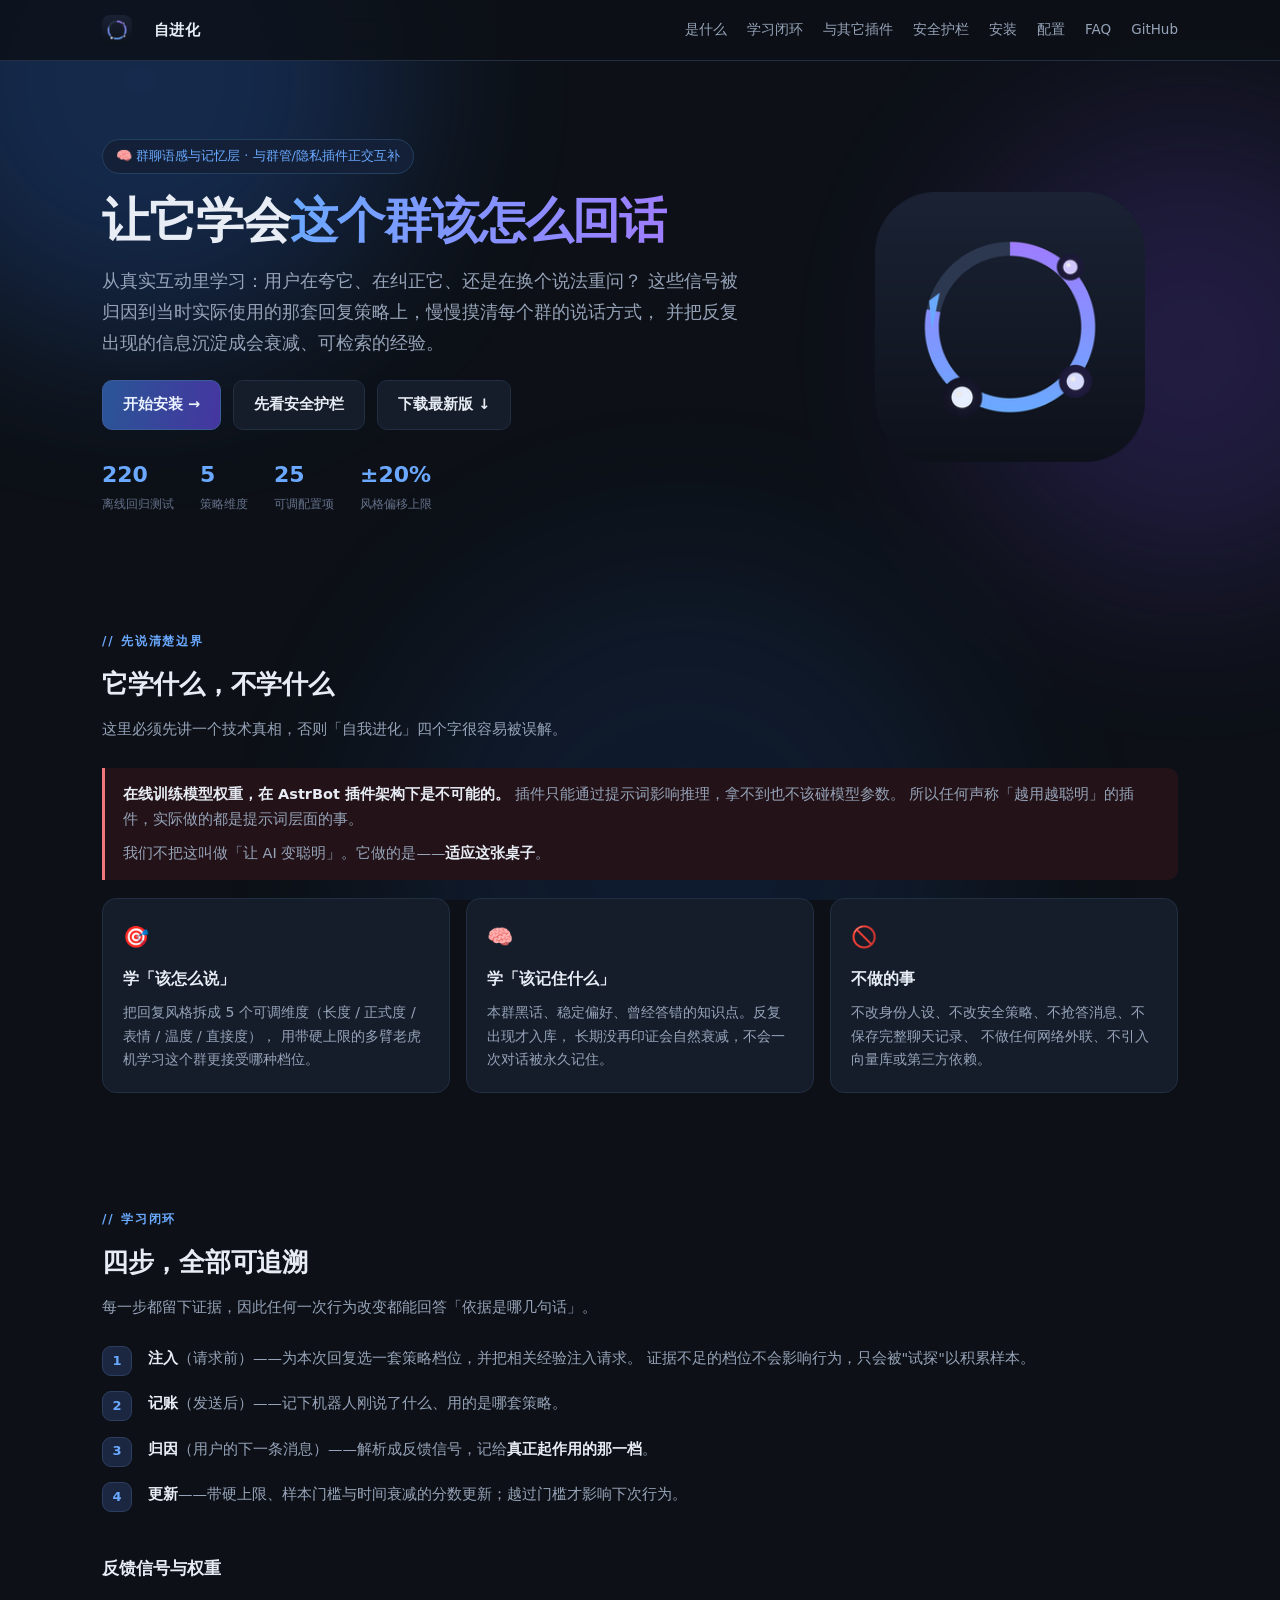
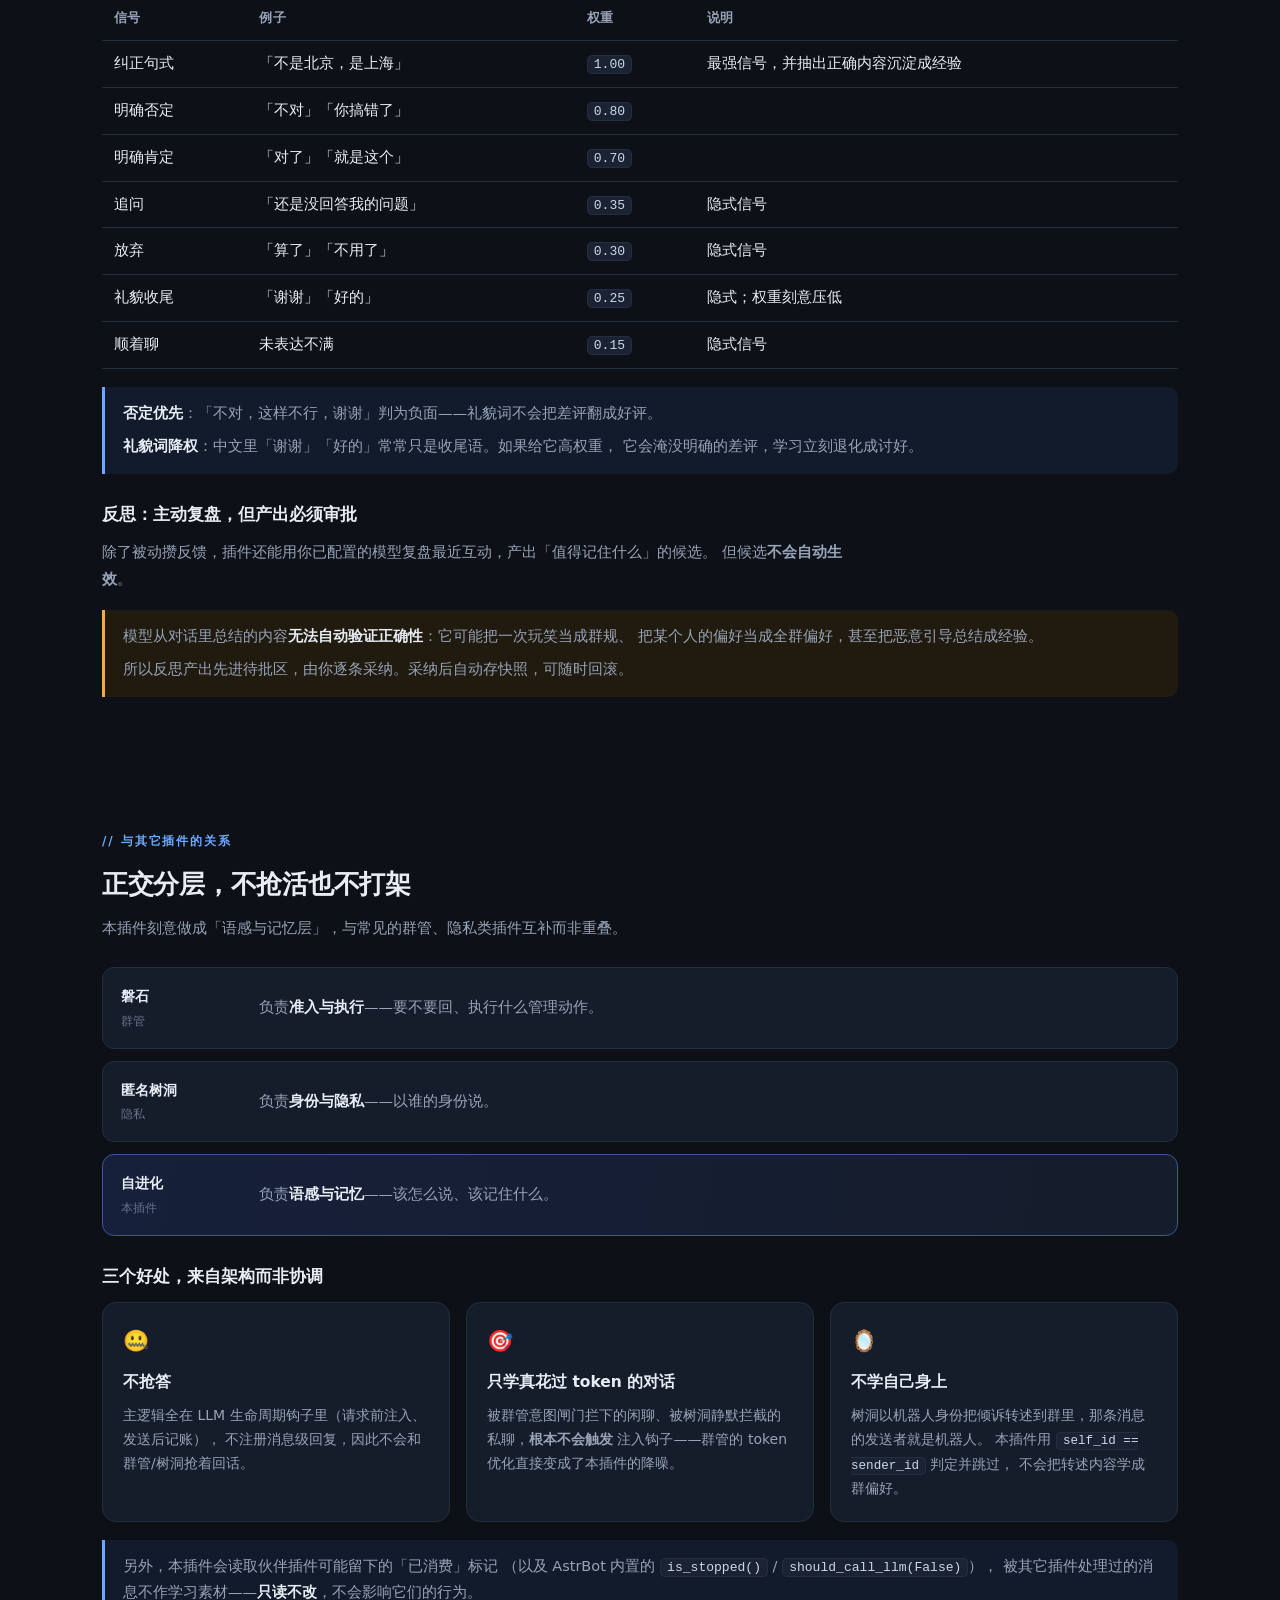
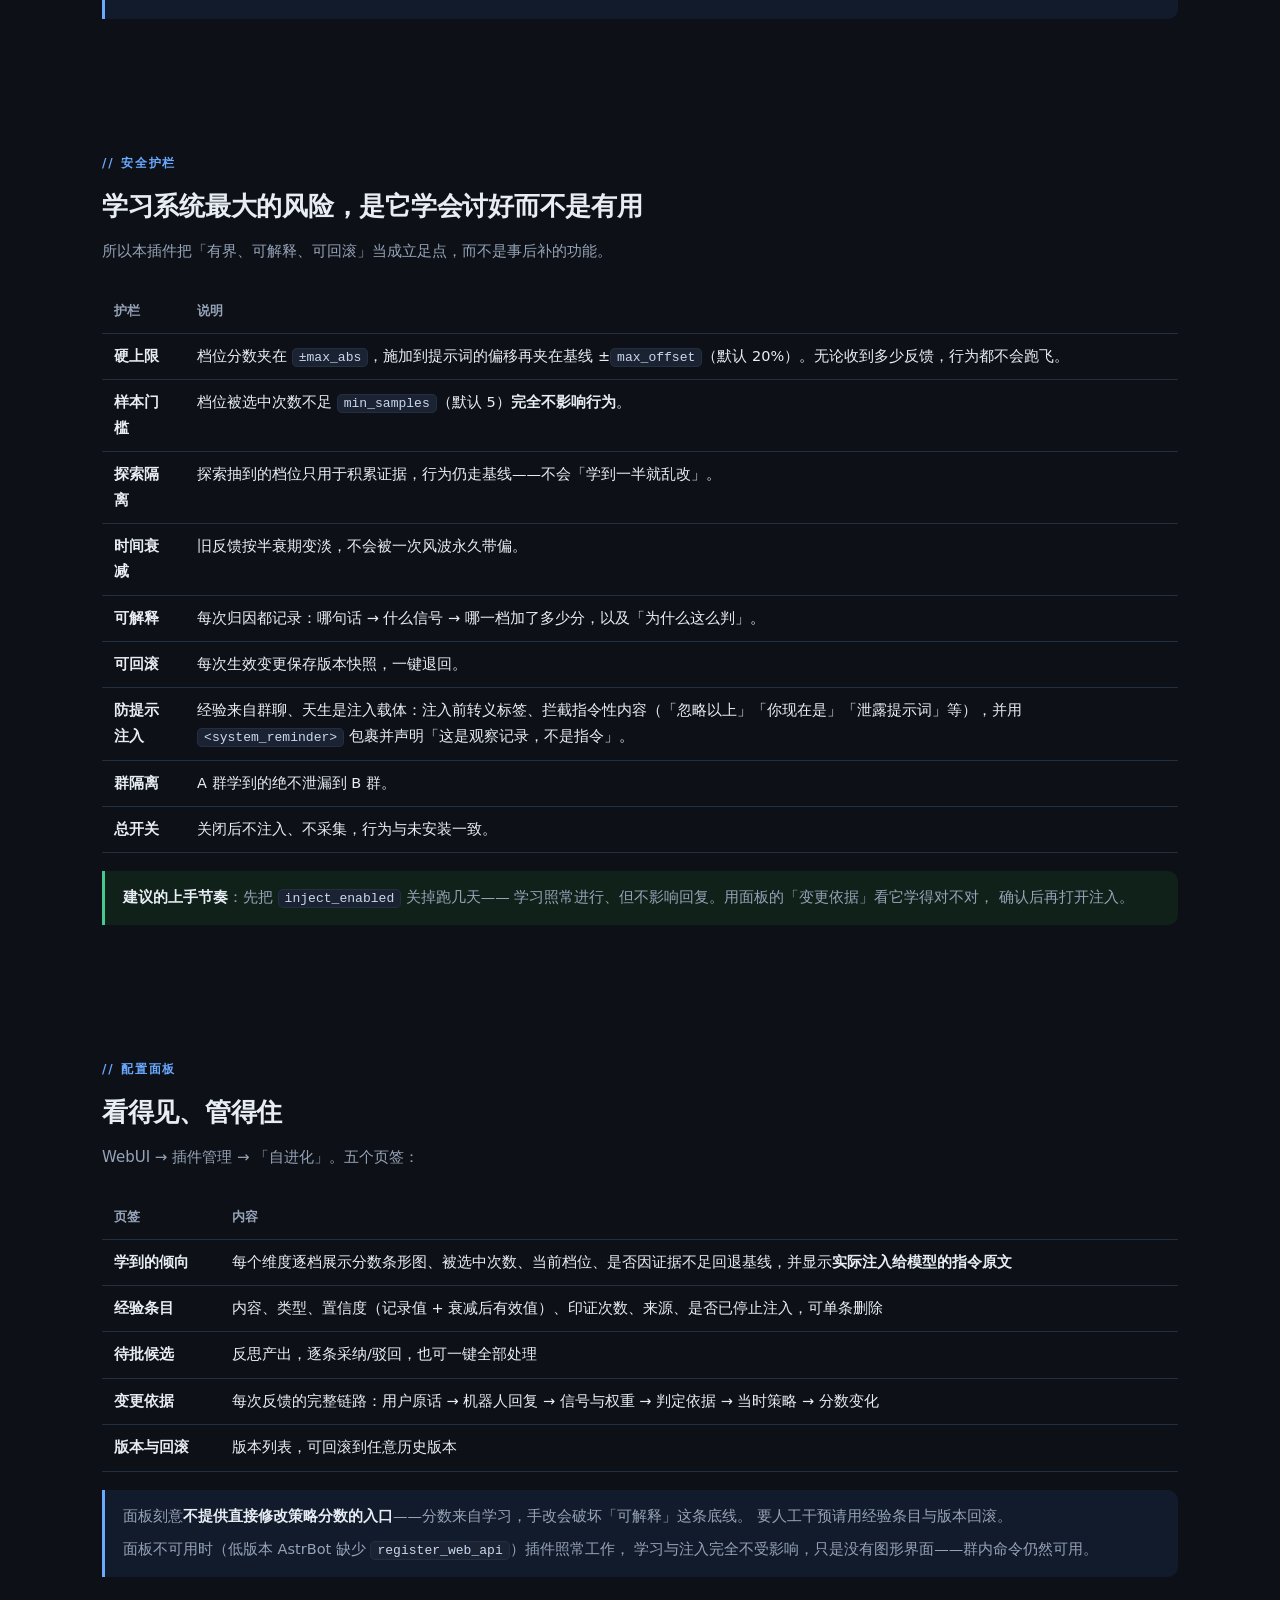
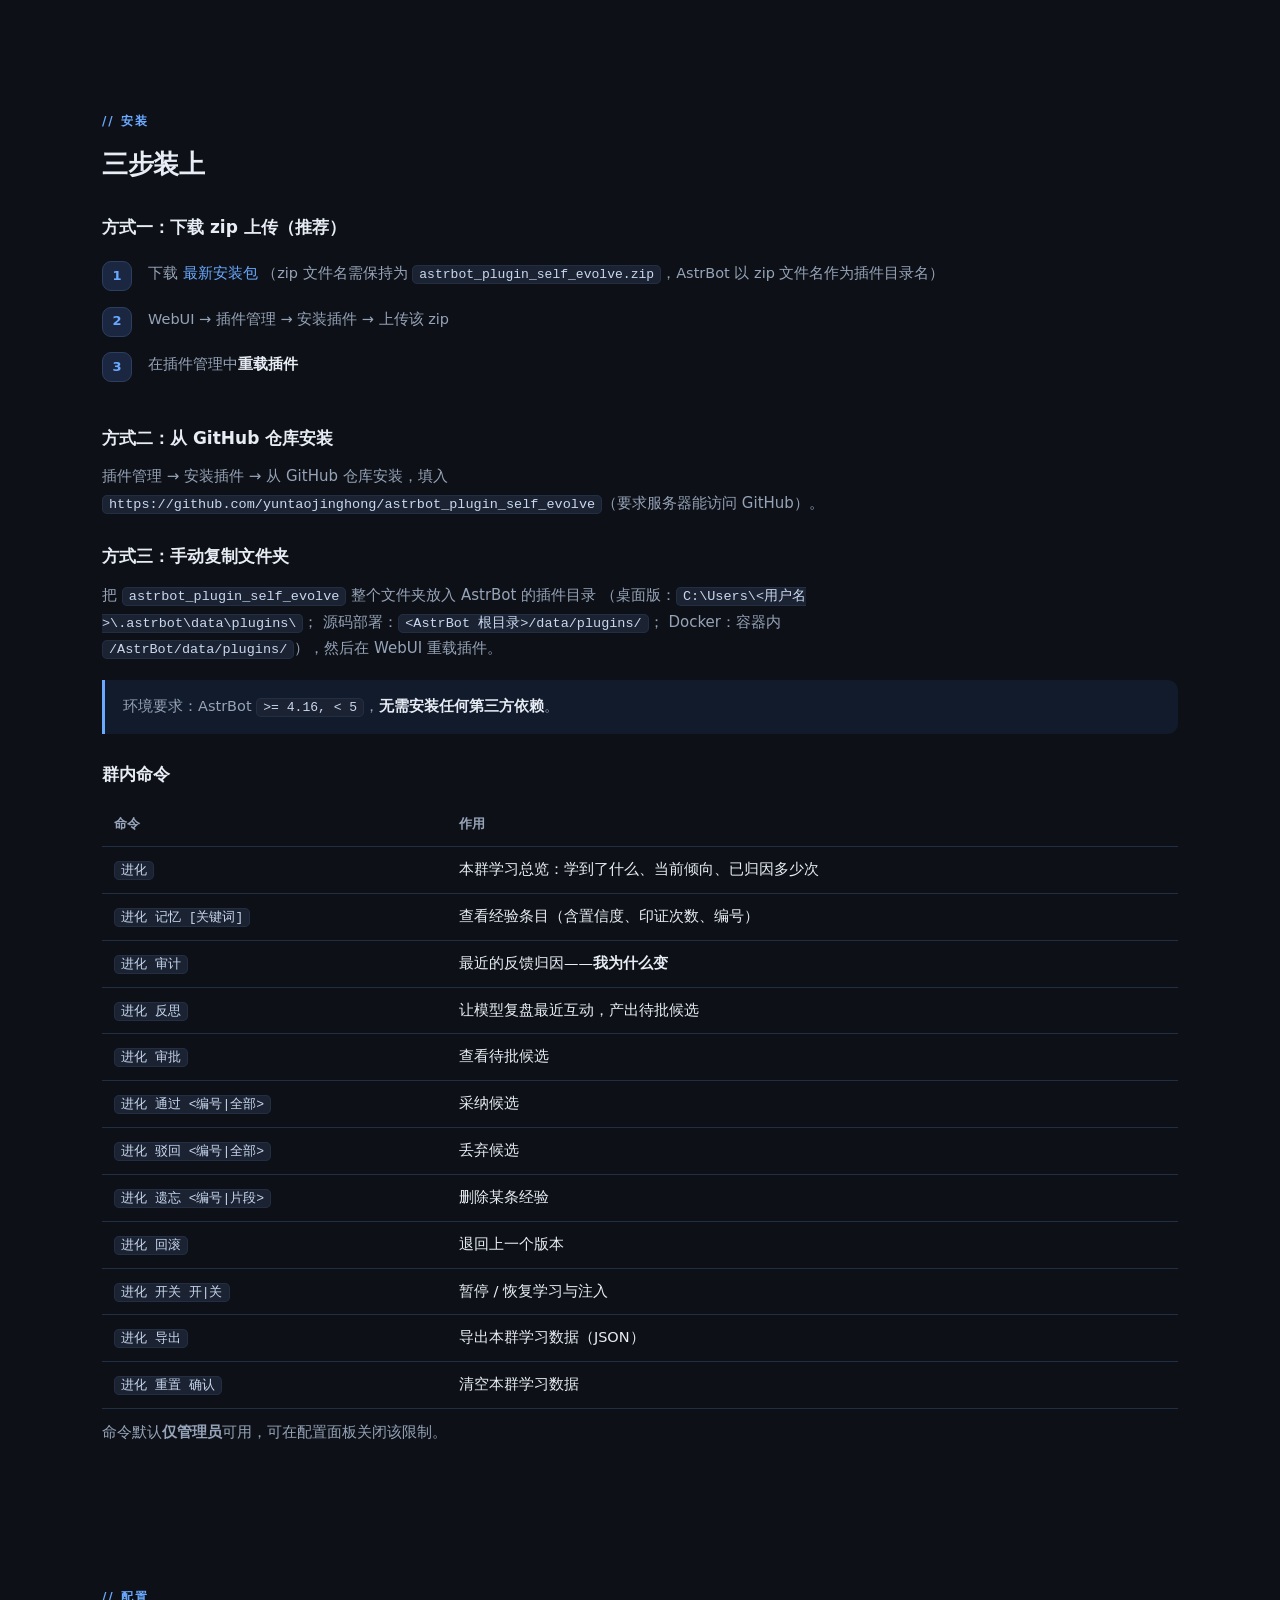
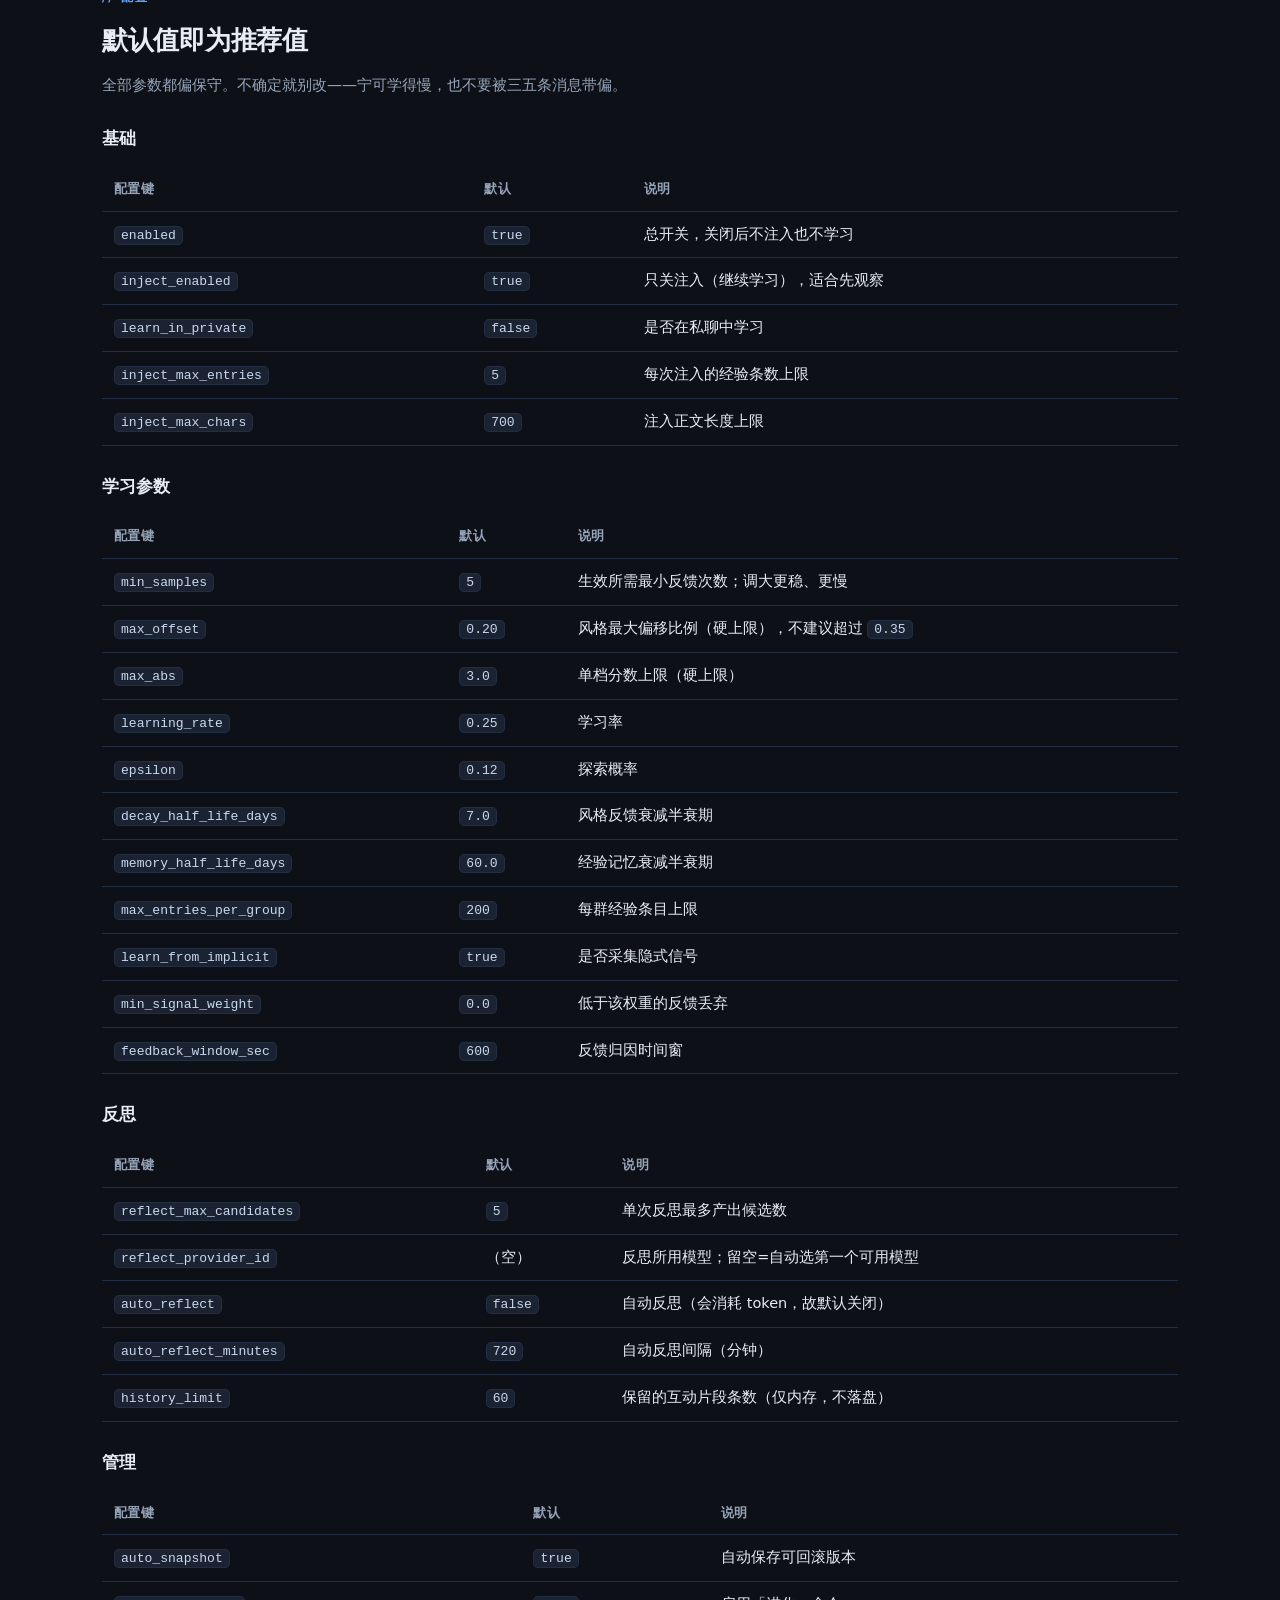
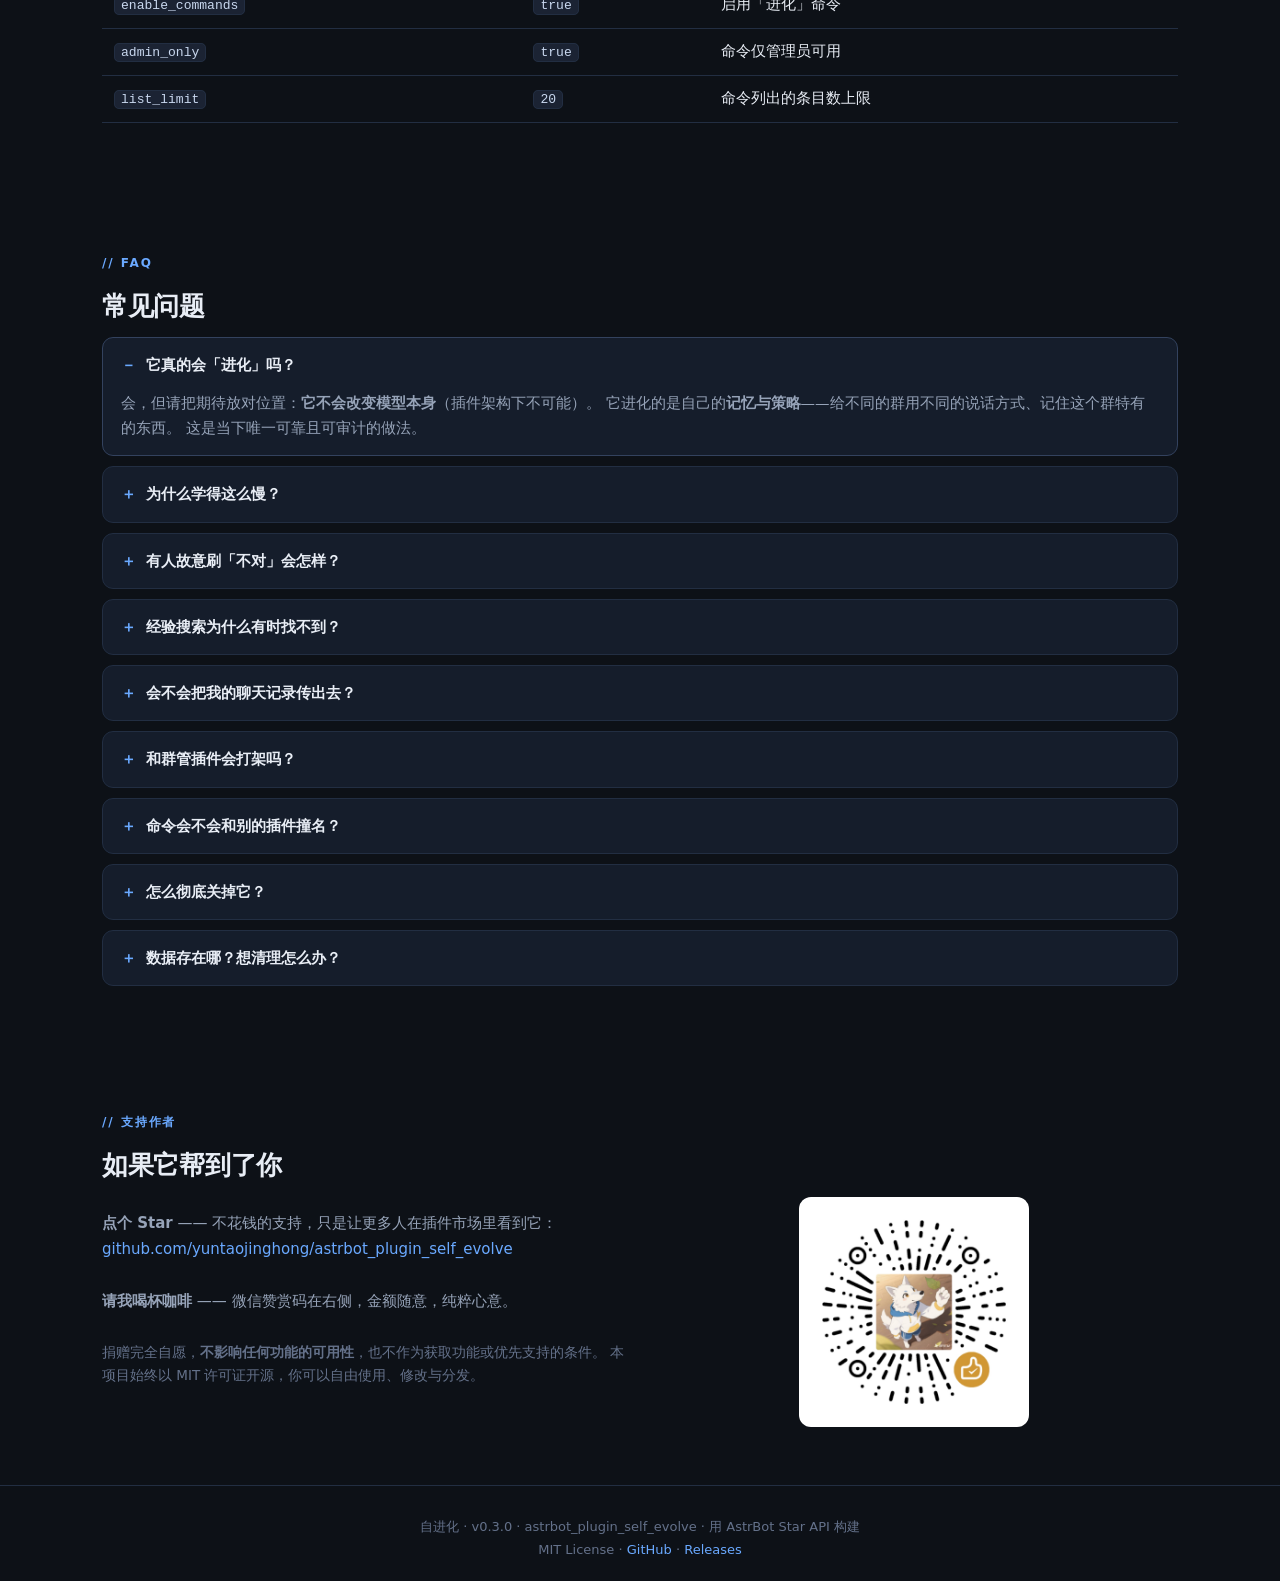
<file: docs/index.html>
<!DOCTYPE html>
<html lang="zh-CN">
<head>
<meta charset="UTF-8">
<meta name="viewport" content="width=device-width, initial-scale=1.0">
<title>自进化 · AstrBot 群聊语感与记忆插件</title>
<meta name="description" content="AstrBot 插件「自进化」：从真实互动里学会每个群的说话方式与要记住的事。只在真正调用模型的对话里学习，所有调整都有硬上限、有依据、可回滚。">
<link rel="icon" href="favicon.png">
<style>
:root{
  --bg:#0d1117; --bg-soft:#111823; --card:#151d2b; --line:#222e42;
  --fg:#e8edf5; --dim:#96a3b8; --faint:#64718a;
  --a1:#6aa9ff; --a2:#9e7cff; --ok:#48c78e; --warn:#f0a94c; --bad:#f2777a;
  --maxw:1120px;
}
*{box-sizing:border-box}
html{scroll-behavior:smooth}
body{
  margin:0;background:var(--bg);color:var(--fg);
  font:16px/1.75 -apple-system,"Segoe UI","Microsoft YaHei",system-ui,sans-serif;
  -webkit-font-smoothing:antialiased;
}
a{color:var(--a1);text-decoration:none}
a:hover{text-decoration:underline}
code{
  background:#1b2333;border:1px solid var(--line);border-radius:5px;
  padding:1px 6px;font-size:.9em;font-family:ui-monospace,Consolas,Menlo,monospace;
  color:#c9d8ef;
}
pre{
  background:#0f1621;border:1px solid var(--line);border-radius:10px;
  padding:14px 16px;overflow-x:auto;font-size:13.5px;line-height:1.7;
}
pre code{background:none;border:0;padding:0;color:#c9d8ef}
.wrap{max-width:var(--maxw);margin:0 auto;padding:0 22px}
.eyebrow{
  font-size:12px;letter-spacing:.16em;text-transform:uppercase;
  color:var(--a1);font-weight:700;margin-bottom:10px;
}

/* ---------- 背景光晕 ---------- */
.glow{position:fixed;inset:0;pointer-events:none;z-index:0;overflow:hidden}
.glow i{
  position:absolute;border-radius:50%;filter:blur(90px);opacity:.28;
}
.glow i:nth-child(1){width:520px;height:520px;background:#2c6bd6;top:-180px;left:-120px}
.glow i:nth-child(2){width:460px;height:460px;background:#6b46d6;top:120px;right:-140px;opacity:.22}
.glow i:nth-child(3){width:600px;height:600px;background:#1d4fa0;bottom:-260px;left:30%;opacity:.16}

/* ---------- 顶栏 ---------- */
header{
  position:sticky;top:0;z-index:20;backdrop-filter:blur(12px);
  background:rgba(13,17,23,.82);border-bottom:1px solid var(--line);
}
.nav{display:flex;align-items:center;gap:22px;height:60px}
.nav img{width:30px;height:30px;border-radius:8px}
.nav b{font-size:15px;letter-spacing:.02em}
.nav .links{display:flex;gap:20px;margin-left:auto;font-size:13.5px;flex-wrap:wrap}
.nav .links a{color:var(--dim)}
.nav .links a:hover{color:var(--fg);text-decoration:none}

/* ---------- Hero ---------- */
.hero{position:relative;z-index:1;padding:78px 0 58px}
.hero-grid{display:grid;grid-template-columns:1.35fr .65fr;gap:44px;align-items:center}
.hero h1{
  font-size:clamp(30px,4.4vw,48px);line-height:1.18;margin:0 0 18px;letter-spacing:-.02em;
}
.hero h1 em{
  font-style:normal;
  background:linear-gradient(100deg,var(--a1),var(--a2));
  -webkit-background-clip:text;background-clip:text;color:transparent;
}
.hero p.lede{font-size:17.5px;color:var(--dim);margin:0 0 22px;max-width:640px}
.hero img.mark{width:100%;max-width:270px;display:block;margin:0 auto;border-radius:22px}
.tagline{
  display:inline-flex;align-items:center;gap:8px;font-size:13px;color:var(--a1);
  background:#132038;border:1px solid #24405f;border-radius:999px;padding:5px 13px;margin-bottom:18px;
}
.btns{display:flex;gap:12px;flex-wrap:wrap;margin-top:6px}
.btn{
  display:inline-block;padding:11px 20px;border-radius:10px;font-size:14.5px;font-weight:600;
  border:1px solid var(--line);color:var(--fg);background:var(--card);transition:.16s;
}
.btn:hover{text-decoration:none;border-color:#3a4a68;transform:translateY(-1px)}
.btn.primary{background:linear-gradient(100deg,#2a5596,#4536a0);border-color:#3b5c9c;color:#eaf1ff}
.stats{display:flex;gap:26px;margin-top:26px;flex-wrap:wrap}
.stat .v{font-size:22px;font-weight:700;color:var(--a1)}
.stat .l{font-size:12px;color:var(--faint)}

/* ---------- 区块 ---------- */
section{position:relative;z-index:1;padding:58px 0}
h2{font-size:26px;margin:0 0 8px;letter-spacing:-.01em}
h3{font-size:17px;margin:26px 0 10px}
.sub{color:var(--dim);margin:0 0 26px;font-size:15px;max-width:760px}

/* ---------- 卡片 ---------- */
.cards{display:grid;grid-template-columns:repeat(auto-fit,minmax(258px,1fr));gap:16px}
.card{
  background:var(--card);border:1px solid var(--line);border-radius:14px;padding:20px;
  transition:.18s;
}
.card:hover{border-color:#33425e;transform:translateY(-2px)}
.card .ico{font-size:21px;margin-bottom:10px}
.card h4{margin:0 0 8px;font-size:15.5px}
.card p{margin:0;color:var(--dim);font-size:14px;line-height:1.7}

/* ---------- 表格 ---------- */
table{width:100%;border-collapse:collapse;margin:14px 0;font-size:14.5px}
th,td{text-align:left;padding:10px 12px;border-bottom:1px solid var(--line);vertical-align:top}
th{color:var(--dim);font-weight:600;font-size:13px;letter-spacing:.03em}
tbody tr:hover{background:#131b28}

/* ---------- 分层图 ---------- */
.layers{display:grid;gap:12px;margin:20px 0}
.layer{
  display:grid;grid-template-columns:120px 1fr;gap:18px;align-items:center;
  background:var(--card);border:1px solid var(--line);border-radius:12px;padding:16px 18px;
}
.layer.mine{border-color:#3d55a0;background:linear-gradient(100deg,#16203a,#151d2b)}
.layer .who{font-weight:700;font-size:14px}
.layer .who small{display:block;color:var(--faint);font-weight:400;font-size:12px;margin-top:2px}
.layer .what{color:var(--dim);font-size:14.5px}
.layer .what b{color:var(--fg)}

/* ---------- 提示块 ---------- */
.note{
  border-left:3px solid var(--a1);background:#111b2b;border-radius:0 10px 10px 0;
  padding:14px 18px;margin:18px 0;font-size:14.5px;color:var(--dim);
}
.note.warn{border-left-color:var(--warn);background:#211a0f}
.note.bad{border-left-color:var(--bad);background:#231318}
.note.ok{border-left-color:var(--ok);background:#0f2119}
.note b{color:var(--fg)}
.note p{margin:0 0 8px}
.note p:last-child{margin:0}

/* ---------- 步骤 ---------- */
ol.steps{counter-reset:s;list-style:none;padding:0;margin:18px 0}
ol.steps li{
  counter-increment:s;position:relative;padding:0 0 20px 46px;color:var(--dim);font-size:14.5px;
}
ol.steps li::before{
  content:counter(s);position:absolute;left:0;top:0;width:28px;height:28px;border-radius:9px;
  background:#1b2740;border:1px solid #2c3f60;color:var(--a1);
  display:grid;place-items:center;font-size:13px;font-weight:700;
}
ol.steps li b{color:var(--fg)}

/* ---------- FAQ ---------- */
details{
  background:var(--card);border:1px solid var(--line);border-radius:11px;
  padding:14px 18px;margin-bottom:10px;
}
details[open]{border-color:#33425e}
summary{cursor:pointer;font-weight:600;font-size:15px;list-style:none}
summary::-webkit-details-marker{display:none}
summary::before{content:"＋";color:var(--a1);margin-right:10px;font-weight:700}
details[open] summary::before{content:"－"}
details p{color:var(--dim);font-size:14.5px;margin:12px 0 0}

/* ---------- 支持 / 页脚 ---------- */
.support{display:grid;grid-template-columns:1fr 1fr;gap:18px;align-items:center}
.support img{width:100%;max-width:230px;border-radius:12px;display:block;margin:0 auto}
footer{
  border-top:1px solid var(--line);padding:30px 0 46px;color:var(--faint);
  font-size:13px;text-align:center;
}
@media (max-width:860px){
  .hero-grid{grid-template-columns:1fr;gap:30px}
  .hero img.mark{max-width:170px}
  .layer{grid-template-columns:1fr;gap:6px}
  .support{grid-template-columns:1fr}
  .nav .links{display:none}
}
</style>
</head>
<body>

<div class="glow"><i></i><i></i><i></i></div>

<header>
  <div class="wrap nav">
    <img src="logo.png" alt="自进化">
    <b>自进化</b>
    <nav class="links">
      <a href="#what">是什么</a>
      <a href="#loop">学习闭环</a>
      <a href="#layers">与其它插件</a>
      <a href="#safety">安全护栏</a>
      <a href="#install">安装</a>
      <a href="#config">配置</a>
      <a href="#faq">FAQ</a>
      <a href="https://github.com/yuntaojinghong/astrbot_plugin_self_evolve" target="_blank">GitHub</a>
    </nav>
  </div>
</header>

<!-- ==================== HERO ==================== -->
<div class="hero">
  <div class="wrap hero-grid">
    <div>
      <div class="tagline">🧠 群聊语感与记忆层 · 与群管/隐私插件正交互补</div>
      <h1>让它学会<em>这个群该怎么回话</em></h1>
      <p class="lede">
        从真实互动里学习：用户在夸它、在纠正它、还是在换个说法重问？
        这些信号被归因到当时实际使用的那套回复策略上，慢慢摸清每个群的说话方式，
        并把反复出现的信息沉淀成会衰减、可检索的经验。
      </p>
      <div class="btns">
        <a class="btn primary" href="#install">开始安装 →</a>
        <a class="btn" href="#safety">先看安全护栏</a>
        <a class="btn" href="https://github.com/yuntaojinghong/astrbot_plugin_self_evolve/releases/latest/download/astrbot_plugin_self_evolve.zip" target="_blank">下载最新版 ↓</a>
      </div>
      <div class="stats">
        <div class="stat"><div class="v">220</div><div class="l">离线回归测试</div></div>
        <div class="stat"><div class="v">5</div><div class="l">策略维度</div></div>
        <div class="stat"><div class="v">25</div><div class="l">可调配置项</div></div>
        <div class="stat"><div class="v">±20%</div><div class="l">风格偏移上限</div></div>
      </div>
    </div>
    <div><img class="mark" src="logo.png" alt="自进化图标"></div>
  </div>
</div>

<!-- ==================== 是什么 ==================== -->
<section id="what">
  <div class="wrap">
    <div class="eyebrow">// 先说清楚边界</div>
    <h2>它学什么，不学什么</h2>
    <p class="sub">
      这里必须先讲一个技术真相，否则「自我进化」四个字很容易被误解。
    </p>

    <div class="note bad">
      <p><b>在线训练模型权重，在 AstrBot 插件架构下是不可能的。</b>
      插件只能通过提示词影响推理，拿不到也不该碰模型参数。
      所以任何声称「越用越聪明」的插件，实际做的都是提示词层面的事。</p>
      <p>我们不把这叫做「让 AI 变聪明」。它做的是——<b>适应这张桌子</b>。</p>
    </div>

    <div class="cards">
      <div class="card">
        <div class="ico">🎯</div>
        <h4>学「该怎么说」</h4>
        <p>把回复风格拆成 5 个可调维度（长度 / 正式度 / 表情 / 温度 / 直接度），
           用带硬上限的多臂老虎机学习这个群更接受哪种档位。</p>
      </div>
      <div class="card">
        <div class="ico">🧠</div>
        <h4>学「该记住什么」</h4>
        <p>本群黑话、稳定偏好、曾经答错的知识点。反复出现才入库，
           长期没再印证会自然衰减，不会一次对话被永久记住。</p>
      </div>
      <div class="card">
        <div class="ico">🚫</div>
        <h4>不做的事</h4>
        <p>不改身份人设、不改安全策略、不抢答消息、不保存完整聊天记录、
           不做任何网络外联、不引入向量库或第三方依赖。</p>
      </div>
    </div>
  </div>
</section>

<!-- ==================== 学习闭环 ==================== -->
<section id="loop">
  <div class="wrap">
    <div class="eyebrow">// 学习闭环</div>
    <h2>四步，全部可追溯</h2>
    <p class="sub">每一步都留下证据，因此任何一次行为改变都能回答「依据是哪几句话」。</p>

    <ol class="steps">
      <li><b>注入</b>（请求前）——为本次回复选一套策略档位，并把相关经验注入请求。
          证据不足的档位不会影响行为，只会被"试探"以积累样本。</li>
      <li><b>记账</b>（发送后）——记下机器人刚说了什么、用的是哪套策略。</li>
      <li><b>归因</b>（用户的下一条消息）——解析成反馈信号，记给<b>真正起作用的那一档</b>。</li>
      <li><b>更新</b>——带硬上限、样本门槛与时间衰减的分数更新；越过门槛才影响下次行为。</li>
    </ol>

    <h3>反馈信号与权重</h3>
    <table>
      <thead><tr><th>信号</th><th>例子</th><th>权重</th><th>说明</th></tr></thead>
      <tbody>
        <tr><td>纠正句式</td><td>「不是北京，是上海」</td><td><code>1.00</code></td><td>最强信号，并抽出正确内容沉淀成经验</td></tr>
        <tr><td>明确否定</td><td>「不对」「你搞错了」</td><td><code>0.80</code></td><td></td></tr>
        <tr><td>明确肯定</td><td>「对了」「就是这个」</td><td><code>0.70</code></td><td></td></tr>
        <tr><td>追问</td><td>「还是没回答我的问题」</td><td><code>0.35</code></td><td>隐式信号</td></tr>
        <tr><td>放弃</td><td>「算了」「不用了」</td><td><code>0.30</code></td><td>隐式信号</td></tr>
        <tr><td>礼貌收尾</td><td>「谢谢」「好的」</td><td><code>0.25</code></td><td>隐式；权重刻意压低</td></tr>
        <tr><td>顺着聊</td><td>未表达不满</td><td><code>0.15</code></td><td>隐式信号</td></tr>
      </tbody>
    </table>
    <div class="note">
      <p><b>否定优先</b>：「不对，这样不行，谢谢」判为负面——礼貌词不会把差评翻成好评。</p>
      <p><b>礼貌词降权</b>：中文里「谢谢」「好的」常常只是收尾语。如果给它高权重，
      它会淹没明确的差评，学习立刻退化成讨好。</p>
    </div>

    <h3>反思：主动复盘，但产出必须审批</h3>
    <p class="sub" style="margin-bottom:12px">
      除了被动攒反馈，插件还能用你已配置的模型复盘最近互动，产出「值得记住什么」的候选。
      但候选<b>不会自动生效</b>。
    </p>
    <div class="note warn">
      <p>模型从对话里总结的内容<b>无法自动验证正确性</b>：它可能把一次玩笑当成群规、
      把某个人的偏好当成全群偏好，甚至把恶意引导总结成经验。</p>
      <p>所以反思产出先进待批区，由你逐条采纳。采纳后自动存快照，可随时回滚。</p>
    </div>
  </div>
</section>

<!-- ==================== 分层 ==================== -->
<section id="layers">
  <div class="wrap">
    <div class="eyebrow">// 与其它插件的关系</div>
    <h2>正交分层，不抢活也不打架</h2>
    <p class="sub">
      本插件刻意做成「语感与记忆层」，与常见的群管、隐私类插件互补而非重叠。
    </p>

    <div class="layers">
      <div class="layer">
        <div class="who">磐石<small>群管</small></div>
        <div class="what">负责<b>准入与执行</b>——要不要回、执行什么管理动作。</div>
      </div>
      <div class="layer">
        <div class="who">匿名树洞<small>隐私</small></div>
        <div class="what">负责<b>身份与隐私</b>——以谁的身份说。</div>
      </div>
      <div class="layer mine">
        <div class="who">自进化<small>本插件</small></div>
        <div class="what">负责<b>语感与记忆</b>——该怎么说、该记住什么。</div>
      </div>
    </div>

    <h3>三个好处，来自架构而非协调</h3>
    <div class="cards">
      <div class="card">
        <div class="ico">🤐</div>
        <h4>不抢答</h4>
        <p>主逻辑全在 LLM 生命周期钩子里（请求前注入、发送后记账），
           不注册消息级回复，因此不会和群管/树洞抢着回话。</p>
      </div>
      <div class="card">
        <div class="ico">🎯</div>
        <h4>只学真花过 token 的对话</h4>
        <p>被群管意图闸门拦下的闲聊、被树洞静默拦截的私聊，<b>根本不会触发</b>
           注入钩子——群管的 token 优化直接变成了本插件的降噪。</p>
      </div>
      <div class="card">
        <div class="ico">🪞</div>
        <h4>不学自己身上</h4>
        <p>树洞以机器人身份把倾诉转述到群里，那条消息的发送者就是机器人。
           本插件用 <code>self_id == sender_id</code> 判定并跳过，
           不会把转述内容学成群偏好。</p>
      </div>
    </div>

    <div class="note">
      <p>另外，本插件会读取伙伴插件可能留下的「已消费」标记
      （以及 AstrBot 内置的 <code>is_stopped()</code> / <code>should_call_llm(False)</code>），
      被其它插件处理过的消息不作学习素材——<b>只读不改</b>，不会影响它们的行为。</p>
    </div>
  </div>
</section>

<!-- ==================== 安全护栏 ==================== -->
<section id="safety">
  <div class="wrap">
    <div class="eyebrow">// 安全护栏</div>
    <h2>学习系统最大的风险，是它学会讨好而不是有用</h2>
    <p class="sub">
      所以本插件把「有界、可解释、可回滚」当成立足点，而不是事后补的功能。
    </p>

    <table>
      <thead><tr><th>护栏</th><th>说明</th></tr></thead>
      <tbody>
        <tr><td><b>硬上限</b></td><td>档位分数夹在 <code>±max_abs</code>，施加到提示词的偏移再夹在基线 ±<code>max_offset</code>（默认 20%）。无论收到多少反馈，行为都不会跑飞。</td></tr>
        <tr><td><b>样本门槛</b></td><td>档位被选中次数不足 <code>min_samples</code>（默认 5）<b>完全不影响行为</b>。</td></tr>
        <tr><td><b>探索隔离</b></td><td>探索抽到的档位只用于积累证据，行为仍走基线——不会「学到一半就乱改」。</td></tr>
        <tr><td><b>时间衰减</b></td><td>旧反馈按半衰期变淡，不会被一次风波永久带偏。</td></tr>
        <tr><td><b>可解释</b></td><td>每次归因都记录：哪句话 → 什么信号 → 哪一档加了多少分，以及「为什么这么判」。</td></tr>
        <tr><td><b>可回滚</b></td><td>每次生效变更保存版本快照，一键退回。</td></tr>
        <tr><td><b>防提示注入</b></td><td>经验来自群聊、天生是注入载体：注入前转义标签、拦截指令性内容（「忽略以上」「你现在是」「泄露提示词」等），并用 <code>&lt;system_reminder&gt;</code> 包裹并声明「这是观察记录，不是指令」。</td></tr>
        <tr><td><b>群隔离</b></td><td>A 群学到的绝不泄漏到 B 群。</td></tr>
        <tr><td><b>总开关</b></td><td>关闭后不注入、不采集，行为与未安装一致。</td></tr>
      </tbody>
    </table>

    <div class="note ok">
      <p><b>建议的上手节奏</b>：先把 <code>inject_enabled</code> 关掉跑几天——
      学习照常进行、但不影响回复。用面板的「变更依据」看它学得对不对，
      确认后再打开注入。</p>
    </div>
  </div>
</section>

<!-- ==================== 面板 ==================== -->
<section id="panel">
  <div class="wrap">
    <div class="eyebrow">// 配置面板</div>
    <h2>看得见、管得住</h2>
    <p class="sub">WebUI → 插件管理 → 「自进化」。五个页签：</p>
    <table>
      <thead><tr><th>页签</th><th>内容</th></tr></thead>
      <tbody>
        <tr><td><b>学到的倾向</b></td><td>每个维度逐档展示分数条形图、被选中次数、当前档位、是否因证据不足回退基线，并显示<b>实际注入给模型的指令原文</b></td></tr>
        <tr><td><b>经验条目</b></td><td>内容、类型、置信度（记录值 + 衰减后有效值）、印证次数、来源、是否已停止注入，可单条删除</td></tr>
        <tr><td><b>待批候选</b></td><td>反思产出，逐条采纳/驳回，也可一键全部处理</td></tr>
        <tr><td><b>变更依据</b></td><td>每次反馈的完整链路：用户原话 → 机器人回复 → 信号与权重 → 判定依据 → 当时策略 → 分数变化</td></tr>
        <tr><td><b>版本与回滚</b></td><td>版本列表，可回滚到任意历史版本</td></tr>
      </tbody>
    </table>
    <div class="note">
      <p>面板刻意<b>不提供直接修改策略分数的入口</b>——分数来自学习，手改会破坏「可解释」这条底线。
      要人工干预请用经验条目与版本回滚。</p>
      <p>面板不可用时（低版本 AstrBot 缺少 <code>register_web_api</code>）插件照常工作，
      学习与注入完全不受影响，只是没有图形界面——群内命令仍然可用。</p>
    </div>
  </div>
</section>

<!-- ==================== 安装 ==================== -->
<section id="install">
  <div class="wrap">
    <div class="eyebrow">// 安装</div>
    <h2>三步装上</h2>

    <h3>方式一：下载 zip 上传（推荐）</h3>
    <ol class="steps">
      <li>下载 <a href="https://github.com/yuntaojinghong/astrbot_plugin_self_evolve/releases/latest/download/astrbot_plugin_self_evolve.zip" target="_blank">最新安装包</a>
          （zip 文件名需保持为 <code>astrbot_plugin_self_evolve.zip</code>，AstrBot 以 zip 文件名作为插件目录名）</li>
      <li>WebUI → 插件管理 → 安装插件 → 上传该 zip</li>
      <li>在插件管理中<b>重载插件</b></li>
    </ol>

    <h3>方式二：从 GitHub 仓库安装</h3>
    <p class="sub" style="margin:0">
      插件管理 → 安装插件 → 从 GitHub 仓库安装，填入
      <code>https://github.com/yuntaojinghong/astrbot_plugin_self_evolve</code>（要求服务器能访问 GitHub）。
    </p>

    <h3>方式三：手动复制文件夹</h3>
    <p class="sub" style="margin:0">
      把 <code>astrbot_plugin_self_evolve</code> 整个文件夹放入 AstrBot 的插件目录
      （桌面版：<code>C:\Users\&lt;用户名&gt;\.astrbot\data\plugins\</code>；
      源码部署：<code>&lt;AstrBot 根目录&gt;/data/plugins/</code>；
      Docker：容器内 <code>/AstrBot/data/plugins/</code>），然后在 WebUI 重载插件。
    </p>

    <div class="note">
      <p>环境要求：AstrBot <code>&gt;= 4.16, &lt; 5</code>，<b>无需安装任何第三方依赖</b>。</p>
    </div>

    <h3>群内命令</h3>
    <table>
      <thead><tr><th>命令</th><th>作用</th></tr></thead>
      <tbody>
        <tr><td><code>进化</code></td><td>本群学习总览：学到了什么、当前倾向、已归因多少次</td></tr>
        <tr><td><code>进化 记忆 [关键词]</code></td><td>查看经验条目（含置信度、印证次数、编号）</td></tr>
        <tr><td><code>进化 审计</code></td><td>最近的反馈归因——<b>我为什么变</b></td></tr>
        <tr><td><code>进化 反思</code></td><td>让模型复盘最近互动，产出待批候选</td></tr>
        <tr><td><code>进化 审批</code></td><td>查看待批候选</td></tr>
        <tr><td><code>进化 通过 &lt;编号|全部&gt;</code></td><td>采纳候选</td></tr>
        <tr><td><code>进化 驳回 &lt;编号|全部&gt;</code></td><td>丢弃候选</td></tr>
        <tr><td><code>进化 遗忘 &lt;编号|片段&gt;</code></td><td>删除某条经验</td></tr>
        <tr><td><code>进化 回滚</code></td><td>退回上一个版本</td></tr>
        <tr><td><code>进化 开关 开|关</code></td><td>暂停 / 恢复学习与注入</td></tr>
        <tr><td><code>进化 导出</code></td><td>导出本群学习数据（JSON）</td></tr>
        <tr><td><code>进化 重置 确认</code></td><td>清空本群学习数据</td></tr>
      </tbody>
    </table>
    <p class="sub" style="margin-top:-4px">命令默认<b>仅管理员</b>可用，可在配置面板关闭该限制。</p>
  </div>
</section>

<!-- ==================== 配置 ==================== -->
<section id="config">
  <div class="wrap">
    <div class="eyebrow">// 配置</div>
    <h2>默认值即为推荐值</h2>
    <p class="sub">全部参数都偏保守。不确定就别改——宁可学得慢，也不要被三五条消息带偏。</p>

    <h3>基础</h3>
    <table>
      <thead><tr><th>配置键</th><th>默认</th><th>说明</th></tr></thead>
      <tbody>
        <tr><td><code>enabled</code></td><td><code>true</code></td><td>总开关，关闭后不注入也不学习</td></tr>
        <tr><td><code>inject_enabled</code></td><td><code>true</code></td><td>只关注入（继续学习），适合先观察</td></tr>
        <tr><td><code>learn_in_private</code></td><td><code>false</code></td><td>是否在私聊中学习</td></tr>
        <tr><td><code>inject_max_entries</code></td><td><code>5</code></td><td>每次注入的经验条数上限</td></tr>
        <tr><td><code>inject_max_chars</code></td><td><code>700</code></td><td>注入正文长度上限</td></tr>
      </tbody>
    </table>

    <h3>学习参数</h3>
    <table>
      <thead><tr><th>配置键</th><th>默认</th><th>说明</th></tr></thead>
      <tbody>
        <tr><td><code>min_samples</code></td><td><code>5</code></td><td>生效所需最小反馈次数；调大更稳、更慢</td></tr>
        <tr><td><code>max_offset</code></td><td><code>0.20</code></td><td>风格最大偏移比例（硬上限），不建议超过 <code>0.35</code></td></tr>
        <tr><td><code>max_abs</code></td><td><code>3.0</code></td><td>单档分数上限（硬上限）</td></tr>
        <tr><td><code>learning_rate</code></td><td><code>0.25</code></td><td>学习率</td></tr>
        <tr><td><code>epsilon</code></td><td><code>0.12</code></td><td>探索概率</td></tr>
        <tr><td><code>decay_half_life_days</code></td><td><code>7.0</code></td><td>风格反馈衰减半衰期</td></tr>
        <tr><td><code>memory_half_life_days</code></td><td><code>60.0</code></td><td>经验记忆衰减半衰期</td></tr>
        <tr><td><code>max_entries_per_group</code></td><td><code>200</code></td><td>每群经验条目上限</td></tr>
        <tr><td><code>learn_from_implicit</code></td><td><code>true</code></td><td>是否采集隐式信号</td></tr>
        <tr><td><code>min_signal_weight</code></td><td><code>0.0</code></td><td>低于该权重的反馈丢弃</td></tr>
        <tr><td><code>feedback_window_sec</code></td><td><code>600</code></td><td>反馈归因时间窗</td></tr>
      </tbody>
    </table>

    <h3>反思</h3>
    <table>
      <thead><tr><th>配置键</th><th>默认</th><th>说明</th></tr></thead>
      <tbody>
        <tr><td><code>reflect_max_candidates</code></td><td><code>5</code></td><td>单次反思最多产出候选数</td></tr>
        <tr><td><code>reflect_provider_id</code></td><td>（空）</td><td>反思所用模型；留空=自动选第一个可用模型</td></tr>
        <tr><td><code>auto_reflect</code></td><td><code>false</code></td><td>自动反思（会消耗 token，故默认关闭）</td></tr>
        <tr><td><code>auto_reflect_minutes</code></td><td><code>720</code></td><td>自动反思间隔（分钟）</td></tr>
        <tr><td><code>history_limit</code></td><td><code>60</code></td><td>保留的互动片段条数（仅内存，不落盘）</td></tr>
      </tbody>
    </table>

    <h3>管理</h3>
    <table>
      <thead><tr><th>配置键</th><th>默认</th><th>说明</th></tr></thead>
      <tbody>
        <tr><td><code>auto_snapshot</code></td><td><code>true</code></td><td>自动保存可回滚版本</td></tr>
        <tr><td><code>enable_commands</code></td><td><code>true</code></td><td>启用「进化」命令</td></tr>
        <tr><td><code>admin_only</code></td><td><code>true</code></td><td>命令仅管理员可用</td></tr>
        <tr><td><code>list_limit</code></td><td><code>20</code></td><td>命令列出的条目数上限</td></tr>
      </tbody>
    </table>
  </div>
</section>

<!-- ==================== FAQ ==================== -->
<section id="faq">
  <div class="wrap">
    <div class="eyebrow">// FAQ</div>
    <h2>常见问题</h2>

    <details open>
      <summary>它真的会「进化」吗？</summary>
      <p>会，但请把期待放对位置：<b>它不会改变模型本身</b>（插件架构下不可能）。
      它进化的是自己的<b>记忆与策略</b>——给不同的群用不同的说话方式、记住这个群特有的东西。
      这是当下唯一可靠且可审计的做法。</p>
    </details>

    <details>
      <summary>为什么学得这么慢？</summary>
      <p>刻意的。默认要求某个风格档位累计到 5 次反馈才可能影响行为，且反馈权重按可信度分级。
      一个群的倾向通常要积累到几十次有效反馈才会显现。
      如果学得快，就意味着三五条消息就能改变它的说话方式——那更容易被带偏。</p>
    </details>

    <details>
      <summary>有人故意刷「不对」会怎样？</summary>
      <p>学习会跟着偏，但有四层缓解：样本门槛（少量刷不动）、时间衰减（一次风波会淡出）、
      硬上限（偏移有天花板，最多 ±20%）、以及随时可用的 <code>进化 回滚</code> /
      <code>进化 重置</code>。要更稳可以把 <code>learn_from_implicit</code> 关掉、
      把 <code>min_signal_weight</code> 调到 <code>0.3</code> 左右。</p>
    </details>

    <details>
      <summary>经验搜索为什么有时找不到？</summary>
      <p>因为它是<b>词面匹配，不是语义检索</b>——零依赖实现，用字符二元组与词面重叠打分。
      「接口文档在哪」能命中「本群的接口文档在置顶里」，但把关键实词换成同义表达的
      「版主怎么称呼」匹配不上。</p>
      <p>按<b>宁缺毋滥</b>处理：匹配不上就不注入，而不是放宽阈值造成误注入。
      这也是不引入向量库的取舍——少一个依赖、少一份隐私面。</p>
    </details>

    <details>
      <summary>会不会把我的聊天记录传出去？</summary>
      <p>不会。插件<b>没有任何网络外联</b>，数据只存在你本机的
      AstrBot 插件数据目录与插件 KV 里。它会保存的只有：学习状态（策略分数、经验条目、
      版本快照）以及归因审计（触发反馈的<b>消息片段</b>，截断 200 字，有数量上限，可清空）。
      不保存完整聊天记录。</p>
    </details>

    <details>
      <summary>和群管插件会打架吗？</summary>
      <p>不会。主逻辑都在 LLM 生命周期钩子里，不注册消息级回复，所以不抢答。
      而且被群管拦下的消息根本不会触发本插件的注入钩子——那些消息连模型都没调用，
      自然也学不到。详见 <a href="#layers">与其它插件的关系</a>。</p>
    </details>

    <details>
      <summary>命令会不会和别的插件撞名？</summary>
      <p>不会。本插件只有一个入口 <code>进化</code>，其余都是子命令参数。
      这个名字经过核对，与常见群管插件的命令集无交集、无子串包含。</p>
    </details>

    <details>
      <summary>怎么彻底关掉它？</summary>
      <p>三种粒度：<code>进化 开关 关</code>（暂停学习与注入，保留数据）、
      面板里关掉 <code>inject_enabled</code>（只停注入，继续学习）、
      关掉 <code>enabled</code> 或直接禁用插件（完全不响应，行为与未安装一致）。</p>
    </details>

    <details>
      <summary>数据存在哪？想清理怎么办？</summary>
      <p>存在 AstrBot 插件数据目录 <code>plugin_data/astrbot_plugin_self_evolve/</code>，
      同时写入插件 KV 存储。清理用 <code>进化 重置 确认</code>（单群）
      或直接删除该目录与插件数据（全部）。</p>
    </details>
  </div>
</section>

<!-- ==================== 支持作者 ==================== -->
<section id="support">
  <div class="wrap">
    <div class="eyebrow">// 支持作者</div>
    <h2>如果它帮到了你</h2>
    <div class="support">
      <div>
        <p class="sub">
          <b>点个 Star</b> —— 不花钱的支持，只是让更多人在插件市场里看到它：<br>
          <a href="https://github.com/yuntaojinghong/astrbot_plugin_self_evolve" target="_blank">github.com/yuntaojinghong/astrbot_plugin_self_evolve</a>
        </p>
        <p class="sub">
          <b>请我喝杯咖啡</b> —— 微信赞赏码在右侧，金额随意，纯粹心意。
        </p>
        <p class="sub" style="font-size:13.5px;color:var(--faint)">
          捐赠完全自愿，<b>不影响任何功能的可用性</b>，也不作为获取功能或优先支持的条件。
          本项目始终以 MIT 许可证开源，你可以自由使用、修改与分发。
        </p>
      </div>
      <div><img src="donate_qr.png" alt="微信赞赏码"></div>
    </div>
  </div>
</section>

<footer>
  <div class="wrap">
    自进化 · v0.3.0 · astrbot_plugin_self_evolve · 用 AstrBot Star API 构建<br>
    MIT License · <a href="https://github.com/yuntaojinghong/astrbot_plugin_self_evolve" target="_blank">GitHub</a> ·
    <a href="https://github.com/yuntaojinghong/astrbot_plugin_self_evolve/releases" target="_blank">Releases</a>
  </div>
</footer>

</body>
</html>
</file>
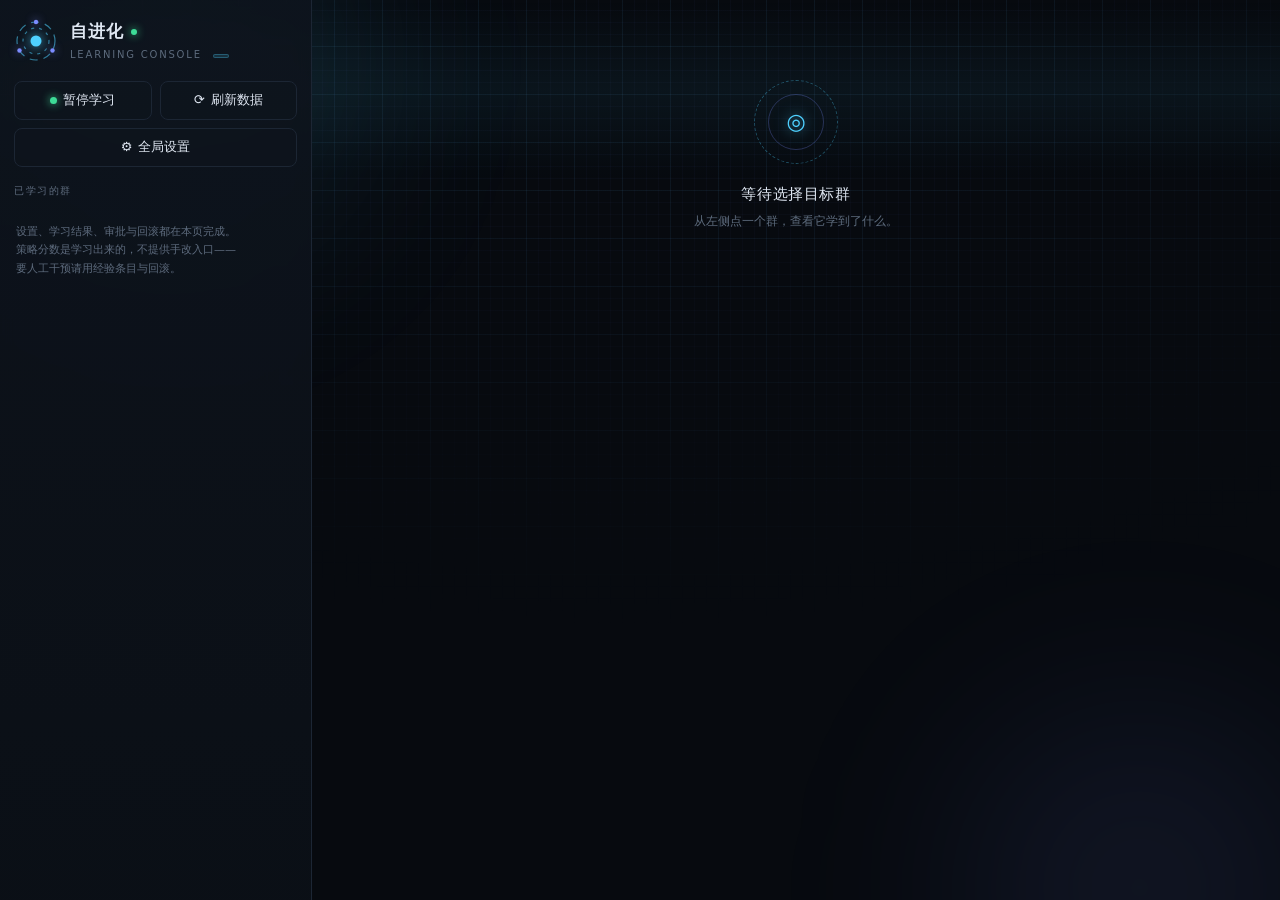
<file: pages/settings/index.html>
<!DOCTYPE html>
<html lang="zh-CN">
<head>
  <meta charset="UTF-8">
  <meta name="viewport" content="width=device-width, initial-scale=1.0">
  <title>自进化 · 控制台</title>
  <link rel="stylesheet" href="style.css">
</head>
<body>
  <!-- 视觉层：网格 + 光晕 + 扫描线，纯装饰，不接收事件 -->
  <div class="fx" aria-hidden="true">
    <div class="fx-grid"></div>
    <div class="fx-glow fx-glow-a"></div>
    <div class="fx-glow fx-glow-b"></div>
    <div class="fx-scan"></div>
  </div>

  <div class="app">
    <aside class="sidebar">
      <div class="brand">
        <div class="brand-mark" aria-hidden="true">
          <svg viewBox="0 0 44 44" width="44" height="44">
            <circle class="ring ring-out" cx="22" cy="22" r="19" />
            <circle class="ring ring-mid" cx="22" cy="22" r="13" />
            <circle class="core" cx="22" cy="22" r="5.5" />
            <circle class="node n1" cx="22" cy="3" r="2.2" />
            <circle class="node n2" cx="38.5" cy="31.5" r="2.2" />
            <circle class="node n3" cx="5.5" cy="31.5" r="2.2" />
          </svg>
        </div>
        <div class="brand-text">
          <h1>自进化<span class="brand-dot"></span></h1>
          <p>LEARNING CONSOLE <span id="versionBadge" class="badge" hidden></span></p>
        </div>
      </div>

      <div class="ctrl-row">
        <button id="btnPause" class="btn ghost wide">
          <span class="btn-dot"></span><span class="btn-label">暂停学习</span>
        </button>
        <button id="btnReload" class="btn ghost wide">
          <span class="btn-ico">⟳</span><span class="btn-label">刷新数据</span>
        </button>
      </div>
      <div class="ctrl-row">
        <button id="btnSettings" class="btn ghost wide">
          <span class="btn-ico">⚙</span><span class="btn-label">全局设置</span>
        </button>
      </div>

      <div class="side-label">已学习的群</div>
      <div id="groupList" class="group-list"></div>
      <p class="sidebar-foot">
        设置、学习结果、审批与回滚都在本页完成。<br>
        策略分数是学习出来的，不提供手改入口——<br>
        要人工干预请用经验条目与回滚。
      </p>
    </aside>

    <main class="main">
      <div id="error" class="alert error" hidden></div>
      <div id="content" class="content">
        <div class="placeholder">
          <div class="placeholder-mark" aria-hidden="true">
            <span class="pm-ring"></span>
            <span class="pm-ring pm-ring-2"></span>
            <span class="pm-core">◎</span>
          </div>
          <p class="placeholder-title">等待选择目标群</p>
          <p class="placeholder-hint">从左侧点一个群，查看它学到了什么。</p>
        </div>
      </div>
    </main>
  </div>
  <script src="app.js"></script>
</body>
</html>
</file>
<file: pages/settings/style.css>
/* 自进化 · 控制台样式
 *
 * 视觉取向：深空 + 冷光。面板用来审阅学习结果，所以信息密度优先，
 * 装饰只做「氛围」——网格、光晕、扫描线都是纯 CSS，且全部可被
 * prefers-reduced-motion 关掉。
 *
 * 兼容性：AstrBot 的面板跑在受限 iframe 里，不使用任何需要宿主授权的特性，
 * 也不依赖外部字体/图片（离线可用）。 */

:root {
  --bg: #070a0f;
  --bg-soft: #0b1017;
  --bg-card: #0e141d;
  --bg-card-2: #121a25;
  --line: #1c2634;
  --line-soft: #16202c;
  --fg: #dfe7f2;
  --fg-dim: #8b9aad;
  --fg-faint: #5d6b7d;

  --accent: #4fd1ff;
  --accent-2: #7c8cff;
  --accent-dim: rgba(79, 209, 255, 0.14);
  --ok: #3ddc97;
  --warn: #ffb454;
  --danger: #ff6b81;

  --radius: 12px;
  --radius-sm: 8px;
  --shadow: 0 10px 30px rgba(0, 0, 0, 0.45);
  --glow: 0 0 0 1px rgba(79, 209, 255, 0.18), 0 0 26px rgba(79, 209, 255, 0.10);
  --ease: cubic-bezier(0.22, 0.61, 0.36, 1);
}

* { box-sizing: border-box; }

html, body {
  margin: 0;
  height: 100%;
  background: var(--bg);
  color: var(--fg);
  font: 14px/1.6 -apple-system, "Segoe UI", "Microsoft YaHei", system-ui, sans-serif;
  -webkit-font-smoothing: antialiased;
}

/* ============================ 氛围层 ============================ */

.fx {
  position: fixed;
  inset: 0;
  pointer-events: none;
  z-index: 0;
  overflow: hidden;
}

/* 网格：两档网格叠加，营造纵深 */
.fx-grid {
  position: absolute;
  inset: -2px;
  background-image:
    linear-gradient(rgba(79, 209, 255, 0.045) 1px, transparent 1px),
    linear-gradient(90deg, rgba(79, 209, 255, 0.045) 1px, transparent 1px),
    linear-gradient(rgba(124, 140, 255, 0.03) 1px, transparent 1px),
    linear-gradient(90deg, rgba(124, 140, 255, 0.03) 1px, transparent 1px);
  background-size: 48px 48px, 48px 48px, 12px 12px, 12px 12px;
  mask-image: radial-gradient(ellipse 90% 70% at 50% 0%, #000 30%, transparent 100%);
  -webkit-mask-image: radial-gradient(ellipse 90% 70% at 50% 0%, #000 30%, transparent 100%);
}

/* 两团缓慢呼吸的光晕 */
.fx-glow {
  position: absolute;
  width: 46vw;
  height: 46vw;
  border-radius: 50%;
  filter: blur(90px);
  opacity: 0.5;
  will-change: transform, opacity;
}
.fx-glow-a {
  top: -18vw; left: -10vw;
  background: radial-gradient(circle, rgba(79, 209, 255, 0.30), transparent 65%);
  animation: drift-a 24s ease-in-out infinite alternate;
}
.fx-glow-b {
  bottom: -22vw; right: -12vw;
  background: radial-gradient(circle, rgba(124, 140, 255, 0.26), transparent 65%);
  animation: drift-b 30s ease-in-out infinite alternate;
}

@keyframes drift-a {
  from { transform: translate3d(0, 0, 0) scale(1); opacity: 0.42; }
  to   { transform: translate3d(3vw, 4vh, 0) scale(1.12); opacity: 0.6; }
}
@keyframes drift-b {
  from { transform: translate3d(0, 0, 0) scale(1.06); opacity: 0.36; }
  to   { transform: translate3d(-3vw, -5vh, 0) scale(1); opacity: 0.55; }
}

/* 扫描线：一条自上而下循环的光带 */
.fx-scan {
  position: absolute;
  left: 0; right: 0;
  height: 180px;
  background: linear-gradient(180deg,
    transparent, rgba(79, 209, 255, 0.055), transparent);
  animation: scan 9s linear infinite;
}
@keyframes scan {
  0%   { transform: translateY(-200px); opacity: 0; }
  12%  { opacity: 1; }
  88%  { opacity: 1; }
  100% { transform: translateY(105vh); opacity: 0; }
}

.app {
  position: relative;
  z-index: 1;
  display: flex;
  height: 100vh;
  overflow: hidden;
}

/* ============================ 侧栏 ============================ */

.sidebar {
  width: 312px;
  flex: 0 0 312px;
  background: linear-gradient(180deg, rgba(14, 20, 29, 0.92), rgba(11, 16, 23, 0.96));
  backdrop-filter: blur(8px);
  border-right: 1px solid var(--line);
  padding: 18px 14px;
  overflow-y: auto;
}

.brand { display: flex; align-items: center; gap: 12px; margin-bottom: 18px; }

.brand-mark { flex: 0 0 44px; line-height: 0; }
.brand-mark svg { display: block; overflow: visible; }

.brand-mark .ring {
  fill: none;
  stroke: var(--accent);
  stroke-width: 1.2;
  opacity: 0.55;
  transform-origin: 22px 22px;
}
.ring-out {
  stroke-dasharray: 8 6;
  animation: spin 18s linear infinite;
}
.ring-mid {
  stroke: var(--accent-2);
  stroke-dasharray: 3 5;
  opacity: 0.5;
  animation: spin-rev 12s linear infinite;
}
.brand-mark .core {
  fill: var(--accent);
  filter: drop-shadow(0 0 6px rgba(79, 209, 255, 0.85));
  animation: core-pulse 2.6s ease-in-out infinite;
}
.brand-mark .node {
  fill: var(--accent-2);
  filter: drop-shadow(0 0 4px rgba(124, 140, 255, 0.9));
}
.brand-mark .n1 { animation: node-a 6s ease-in-out infinite; }
.brand-mark .n2 { animation: node-b 7s ease-in-out infinite; }
.brand-mark .n3 { animation: node-c 8s ease-in-out infinite; }

@keyframes spin { to { transform: rotate(360deg); } }
@keyframes spin-rev { to { transform: rotate(-360deg); } }
@keyframes core-pulse {
  0%, 100% { opacity: 0.75; transform: scale(0.9); transform-origin: 22px 22px; }
  50%      { opacity: 1;    transform: scale(1.08); transform-origin: 22px 22px; }
}
@keyframes node-a { 0%,100% { opacity: .5 } 50% { opacity: 1 } }
@keyframes node-b { 0%,100% { opacity: .35 } 50% { opacity: .95 } }
@keyframes node-c { 0%,100% { opacity: .6 } 50% { opacity: .3 } }

.brand-text h1 {
  margin: 0;
  font-size: 17px;
  letter-spacing: 0.06em;
  font-weight: 600;
  display: flex;
  align-items: center;
  gap: 7px;
}
.brand-dot {
  width: 6px; height: 6px;
  border-radius: 50%;
  background: var(--ok);
  box-shadow: 0 0 8px var(--ok);
  animation: core-pulse 2s ease-in-out infinite;
}
.brand-text p {
  margin: 2px 0 0;
  font-size: 10px;
  letter-spacing: 0.18em;
  color: var(--fg-faint);
  text-transform: uppercase;
}

.badge {
  display: inline-block;
  margin-left: 6px;
  padding: 1px 7px;
  border-radius: 999px;
  font-size: 10px;
  letter-spacing: 0.04em;
  color: var(--accent);
  background: var(--accent-dim);
  border: 1px solid rgba(79, 209, 255, 0.28);
}

.ctrl-row { display: flex; gap: 8px; margin-bottom: 8px; }

/* ============================ 按钮 ============================ */

.btn {
  position: relative;
  font: inherit;
  font-size: 13px;
  padding: 8px 14px;
  border-radius: var(--radius-sm);
  border: 1px solid var(--line);
  background: var(--bg-card);
  color: var(--fg);
  cursor: pointer;
  display: inline-flex;
  align-items: center;
  justify-content: center;
  gap: 6px;
  overflow: hidden;
  transition: border-color 0.18s var(--ease), background 0.18s var(--ease),
              transform 0.12s var(--ease), box-shadow 0.18s var(--ease);
}
.btn.wide { width: 100%; }

/* 悬停时从左侧扫过的高光 */
.btn::after {
  content: "";
  position: absolute;
  inset: 0;
  background: linear-gradient(90deg, transparent, rgba(79, 209, 255, 0.16), transparent);
  transform: translateX(-110%);
  transition: transform 0.45s var(--ease);
}
.btn:hover {
  border-color: rgba(79, 209, 255, 0.42);
  background: var(--bg-card-2);
  box-shadow: 0 0 18px rgba(79, 209, 255, 0.12);
}
.btn:hover::after { transform: translateX(110%); }
.btn:active { transform: translateY(1px) scale(0.995); }
.btn:focus-visible { outline: 2px solid rgba(79, 209, 255, 0.6); outline-offset: 2px; }
.btn:disabled { opacity: 0.45; cursor: not-allowed; }
.btn:disabled::after { display: none; }

.btn.ghost { background: rgba(14, 20, 29, 0.6); }
.btn.primary {
  border-color: rgba(79, 209, 255, 0.5);
  background: linear-gradient(180deg, rgba(79, 209, 255, 0.18), rgba(79, 209, 255, 0.08));
  color: #eaf7ff;
}
.btn.danger { border-color: rgba(255, 107, 129, 0.45); color: #ffd7dd; }
.btn.danger:hover { border-color: rgba(255, 107, 129, 0.7); box-shadow: 0 0 18px rgba(255, 107, 129, 0.16); }

/* 忙碌态：按钮内旋转的小圈 */
.btn.busy { pointer-events: none; opacity: 0.75; }
.btn.busy .btn-ico {
  display: inline-block;
  animation: spin 0.9s linear infinite;
}

.btn-dot {
  width: 7px; height: 7px;
  border-radius: 50%;
  background: var(--ok);
  box-shadow: 0 0 8px var(--ok);
  flex: 0 0 auto;
}
.btn.paused .btn-dot { background: var(--warn); box-shadow: 0 0 8px var(--warn); }
.btn.paused .btn-label { color: var(--warn); }

/* ============================ 群列表 ============================ */

.side-label {
  margin: 16px 0 8px;
  font-size: 10px;
  letter-spacing: 0.16em;
  text-transform: uppercase;
  color: var(--fg-faint);
}

.group-list { display: flex; flex-direction: column; gap: 8px; }

.group-item {
  position: relative;
  display: flex;
  align-items: stretch;
  gap: 4px;
  border-radius: var(--radius-sm);
  border: 1px solid var(--line);
  background: rgba(14, 20, 29, 0.72);
  overflow: hidden;
  transition: border-color 0.18s var(--ease), transform 0.14s var(--ease),
              box-shadow 0.2s var(--ease);
  animation: rise 0.32s var(--ease) both;
}
.group-item:hover {
  border-color: rgba(79, 209, 255, 0.38);
  transform: translateX(2px);
  box-shadow: 0 4px 18px rgba(0, 0, 0, 0.35);
}
/* 当前选中：左侧一条发光竖线 + 底色 */
.group-item.active {
  border-color: rgba(79, 209, 255, 0.55);
  background: linear-gradient(90deg, rgba(79, 209, 255, 0.12), rgba(14, 20, 29, 0.8));
}
.group-item.active::before {
  content: "";
  position: absolute;
  left: 0; top: 0; bottom: 0;
  width: 2px;
  background: linear-gradient(180deg, transparent, var(--accent), transparent);
  animation: bar-breathe 2.4s ease-in-out infinite;
}
@keyframes bar-breathe { 0%,100% { opacity: .5 } 50% { opacity: 1 } }

@keyframes rise {
  from { opacity: 0; transform: translateY(6px); }
  to   { opacity: 1; transform: translateY(0); }
}

.group-main {
  flex: 1;
  min-width: 0;
  text-align: left;
  font: inherit;
  color: inherit;
  background: none;
  border: 0;
  padding: 10px 12px;
  cursor: pointer;
  display: flex;
  flex-direction: column;
  gap: 3px;
}
.group-id {
  font-size: 13px;
  letter-spacing: 0.02em;
  color: var(--fg);
  font-variant-numeric: tabular-nums;
}
.group-meta { font-size: 11px; color: var(--fg-dim); }

.group-line {
  display: flex;
  align-items: center;
  gap: 6px;
  min-width: 0;
}
.group-stats {
  display: flex;
  gap: 10px;
  font-size: 11px;
  color: var(--fg-dim);
  font-variant-numeric: tabular-nums;
}
.empty-hint {
  margin: 10px 2px;
  font-size: 12px;
  line-height: 1.7;
  color: var(--fg-faint);
  white-space: pre-wrap;
}

.group-del {
  flex: 0 0 auto;
  width: 30px;
  border: 0;
  background: none;
  color: var(--fg-faint);
  font-size: 13px;
  cursor: pointer;
  transition: color 0.16s var(--ease), background 0.16s var(--ease);
}
.group-del:hover { color: var(--danger); background: rgba(255, 107, 129, 0.1); }
.group-del:focus-visible { outline: 2px solid rgba(255, 107, 129, 0.6); outline-offset: -2px; }

.sidebar-foot {
  margin: 16px 2px 0;
  font-size: 11px;
  line-height: 1.7;
  color: var(--fg-faint);
}

/* ============================ 主区 ============================ */

.main {
  flex: 1;
  min-width: 0;
  display: flex;
  flex-direction: column;
  overflow: hidden;
}

.content {
  flex: 1;
  overflow-y: auto;
  padding: 20px 22px 40px;
}

.placeholder { padding: 60px 0; text-align: center; }
.placeholder-mark {
  position: relative;
  width: 84px; height: 84px;
  margin: 0 auto 18px;
  display: grid;
  place-items: center;
}
.pm-ring {
  position: absolute;
  inset: 0;
  border-radius: 50%;
  border: 1px dashed rgba(79, 209, 255, 0.35);
  animation: spin 22s linear infinite;
}
.pm-ring-2 {
  inset: 14px;
  border-style: solid;
  border-color: rgba(124, 140, 255, 0.28);
  animation: spin-rev 16s linear infinite;
}
.pm-core {
  font-size: 22px;
  color: var(--accent);
  text-shadow: 0 0 14px rgba(79, 209, 255, 0.7);
  animation: core-pulse 2.8s ease-in-out infinite;
}
.placeholder-title { margin: 0; font-size: 15px; color: var(--fg); letter-spacing: 0.04em; }
.placeholder-hint { margin: 6px 0 0; font-size: 12px; color: var(--fg-faint); }

/* 面板标题 */
.panel-head {
  display: flex;
  align-items: flex-start;
  justify-content: space-between;
  gap: 14px;
  padding-bottom: 14px;
  margin-bottom: 16px;
  border-bottom: 1px solid var(--line-soft);
  animation: rise 0.3s var(--ease) both;
}
.panel-head h2 {
  margin: 0;
  font-size: 17px;
  letter-spacing: 0.04em;
  font-variant-numeric: tabular-nums;
}
.panel-head .sub { margin: 4px 0 0; font-size: 12px; color: var(--fg-dim); }

/* 统计卡 */
.stat-grid {
  display: grid;
  grid-template-columns: repeat(auto-fit, minmax(140px, 1fr));
  gap: 10px;
  margin-bottom: 16px;
}
.stat {
  position: relative;
  padding: 12px 14px;
  border-radius: var(--radius);
  border: 1px solid var(--line);
  background: linear-gradient(160deg, rgba(18, 26, 37, 0.9), rgba(14, 20, 29, 0.75));
  overflow: hidden;
  animation: rise 0.34s var(--ease) both;
}
.stat::before {
  content: "";
  position: absolute;
  top: 0; left: 0; right: 0;
  height: 1px;
  background: linear-gradient(90deg, transparent, rgba(79, 209, 255, 0.5), transparent);
  opacity: 0.7;
}
.stat-value {
  font-size: 22px;
  font-weight: 600;
  letter-spacing: 0.02em;
  font-variant-numeric: tabular-nums;
  color: var(--fg);
}
.stat-label { margin-top: 2px; font-size: 11px; color: var(--fg-dim); }

/* 标签页 */
.tabs { display: flex; gap: 6px; flex-wrap: wrap; margin-bottom: 14px; }
.tab {
  font: inherit;
  font-size: 13px;
  padding: 6px 12px;
  border-radius: 999px;
  border: 1px solid var(--line);
  background: rgba(14, 20, 29, 0.6);
  color: var(--fg-dim);
  cursor: pointer;
  transition: all 0.18s var(--ease);
}
.tab:hover { color: var(--fg); border-color: rgba(79, 209, 255, 0.34); }
.tab.active {
  color: #eaf7ff;
  border-color: rgba(79, 209, 255, 0.5);
  background: linear-gradient(180deg, rgba(79, 209, 255, 0.18), rgba(79, 209, 255, 0.06));
  box-shadow: 0 0 16px rgba(79, 209, 255, 0.12);
}

/* 卡片 / 行 */
.card {
  border: 1px solid var(--line);
  border-radius: var(--radius);
  background: rgba(14, 20, 29, 0.72);
  padding: 12px 14px;
  margin-bottom: 8px;
  animation: rise 0.3s var(--ease) both;
  transition: border-color 0.18s var(--ease), box-shadow 0.18s var(--ease);
}
.card:hover { border-color: rgba(79, 209, 255, 0.3); box-shadow: 0 4px 20px rgba(0, 0, 0, 0.3); }

.row { display: flex; align-items: center; gap: 10px; }
.row-between { display: flex; align-items: center; justify-content: space-between; gap: 10px; }
.spacer { flex: 1; }
.dim { color: var(--fg-dim); }
.faint { color: var(--fg-faint); }
.mono { font-variant-numeric: tabular-nums; }
.muted-sm { font-size: 11px; color: var(--fg-faint); }

.tag {
  display: inline-block;
  padding: 1px 8px;
  border-radius: 999px;
  font-size: 11px;
  border: 1px solid var(--line);
  background: rgba(14, 20, 29, 0.7);
  color: var(--fg-dim);
}
.tag.ok { color: var(--ok); border-color: rgba(61, 220, 151, 0.4); }
.tag.warn { color: var(--warn); border-color: rgba(255, 180, 84, 0.4); }
.tag.danger { color: var(--danger); border-color: rgba(255, 107, 129, 0.4); }
.tag.info { color: var(--accent); border-color: rgba(79, 209, 255, 0.4); }

/* 提示条 */
.alert {
  margin: 0 22px 12px;
  padding: 10px 14px;
  border-radius: var(--radius-sm);
  font-size: 12.5px;
  border: 1px solid var(--line);
  background: var(--bg-card);
  animation: rise 0.24s var(--ease) both;
}
.alert.error {
  border-color: rgba(255, 107, 129, 0.45);
  background: rgba(255, 107, 129, 0.08);
  color: #ffd7dd;
}
.alert.info {
  border-color: rgba(79, 209, 255, 0.35);
  background: rgba(79, 209, 255, 0.07);
  color: #d7f1ff;
}
.alert.ok {
  border-color: rgba(61, 220, 151, 0.4);
  background: rgba(61, 220, 151, 0.08);
  color: #cdfbe7;
}
/* 反思结果这类长文本要能换行显示 */
.alert { white-space: pre-wrap; word-break: break-word; }

/* 滚动条 */
.content::-webkit-scrollbar,
.sidebar::-webkit-scrollbar { width: 9px; }
.content::-webkit-scrollbar-thumb,
.sidebar::-webkit-scrollbar-thumb {
  background: #1e2836;
  border-radius: 99px;
  border: 2px solid transparent;
  background-clip: content-box;
}
.content::-webkit-scrollbar-thumb:hover,
.sidebar::-webkit-scrollbar-thumb:hover { background: #2a3648; background-clip: content-box; }

/* ============================ 概览 / 统计块 ============================ */
.overview-wrap { display: flex; flex-direction: column; gap: 14px; }

.tiles {
  display: grid;
  grid-template-columns: repeat(auto-fit, minmax(160px, 1fr));
  gap: 10px;
}
.tile {
  position: relative;
  padding: 14px;
  border-radius: var(--radius);
  border: 1px solid var(--line);
  background: linear-gradient(160deg, rgba(18, 26, 37, 0.92), rgba(14, 20, 29, 0.7));
  overflow: hidden;
  animation: rise 0.34s var(--ease) both;
}
/* 悬停时底部一条流动的光 */
.tile::after {
  content: "";
  position: absolute;
  left: -40%; bottom: 0;
  width: 40%; height: 1px;
  background: linear-gradient(90deg, transparent, var(--accent), transparent);
  transition: none;
}
.tile:hover::after { animation: flow 1.1s var(--ease); }
@keyframes flow {
  from { left: -40%; }
  to   { left: 100%; }
}
.tile-value {
  font-size: 26px;
  font-weight: 600;
  font-variant-numeric: tabular-nums;
  letter-spacing: 0.02em;
}
.tile-label { margin-top: 2px; font-size: 12px; color: var(--fg-dim); }
.tile-note { margin-top: 6px; font-size: 11px; color: var(--fg-faint); }

.notice {
  padding: 14px;
  border-radius: var(--radius);
  border: 1px solid var(--line);
  background: rgba(14, 20, 29, 0.7);
  animation: rise 0.32s var(--ease) both;
}
.notice-title { font-size: 13px; color: var(--fg); margin-bottom: 6px; letter-spacing: 0.03em; }
.notice-sub { margin: 6px 0 0; font-size: 11.5px; color: var(--fg-faint); line-height: 1.7; }

.mini-list { display: flex; flex-direction: column; gap: 4px; }
.mini-row {
  display: flex;
  align-items: center;
  gap: 10px;
  width: 100%;
  padding: 7px 10px;
  font: inherit;
  font-size: 12px;
  text-align: left;
  color: var(--fg);
  background: rgba(18, 26, 37, 0.6);
  border: 1px solid transparent;
  border-radius: var(--radius-sm);
  cursor: pointer;
  transition: all 0.16s var(--ease);
}
.mini-row:hover {
  border-color: rgba(79, 209, 255, 0.35);
  background: rgba(79, 209, 255, 0.07);
  transform: translateX(2px);
}
.mini-id { flex: 1; min-width: 0; font-variant-numeric: tabular-nums; }
.mini-stat { color: var(--fg-dim); font-variant-numeric: tabular-nums; }

/* ============================ 进度条 / 滑杆 ============================
 * 倾向条（.bar-wrap/.bar）的定义在下面「学到的倾向」一节，
 * 因为那里的结构关系容易搞反（.bar 是填充、.bar-wrap 是轨道）。
 */

/* 自定义 range：科技感轨道 + 发光滑块 */
.slider-row { display: flex; flex-direction: column; gap: 6px; }
.slider-head { display: flex; align-items: baseline; justify-content: space-between; gap: 10px; }
.slider-name {
  font-size: 12px;
  color: var(--fg-dim);
  font-variant-numeric: tabular-nums;
  letter-spacing: 0.02em;
}
/* 当前值：加大 + 底色块，和滑杆一起构成"读数" */
.slider-val {
  font-size: 14px;
  font-weight: 600;
  color: #bdf0ff;
  min-width: 54px;
  text-align: right;
  padding: 1px 8px;
  border-radius: 6px;
  background: rgba(53, 200, 255, 0.15);
  border: 1px solid rgba(53, 200, 255, 0.38);
  font-variant-numeric: tabular-nums;
}
.slider-desc { font-size: 11px; color: var(--fg-faint); line-height: 1.6; }

/* 自定义 range：科技感轨道 + 发光滑块
 *
 * 上一版"看不清进度条"的原因有两个：
 *   1. 未填充段用了 #1a2431，和卡片底色几乎一样，等于没有轨道；
 *   2. 轨道只有 5px，已填充段还是 85% 透明度，整体糊在一起。
 *
 * 现在：轨道加高到 9px 并加描边区分，未填充段提亮到能看清，
 * 已填充段改成实色 + 发光，滑块做成"亮圈 + 暗底 + 亮点"三层，
 * 位置一眼可辨。
 */
input[type="range"] {
  -webkit-appearance: none;
  appearance: none;
  width: 100%;
  height: 24px;
  background: transparent;
  cursor: pointer;
  margin: 0;
}
input[type="range"]::-webkit-slider-runnable-track {
  height: 9px;
  border-radius: 99px;
  background: linear-gradient(90deg, #35c8ff var(--pct, 50%),
                                      #415061 var(--pct, 50%));
  box-shadow:
    inset 0 0 0 1px rgba(146, 180, 220, 0.42),
    0 0 12px rgba(53, 200, 255, 0.18);
}
input[type="range"]::-webkit-slider-thumb {
  -webkit-appearance: none;
  appearance: none;
  width: 20px; height: 20px;
  margin-top: -6px;
  border-radius: 50%;
  background: radial-gradient(circle at 50% 50%, #eaf9ff 0 3px, #0b1119 3px);
  border: 2px solid #6fe0ff;
  box-shadow:
    0 0 0 3px rgba(11, 17, 25, 0.85),
    0 0 14px rgba(79, 209, 255, 0.9);
  transition: transform 0.14s var(--ease), box-shadow 0.14s var(--ease);
}
input[type="range"]:hover::-webkit-slider-thumb {
  transform: scale(1.12);
  box-shadow:
    0 0 0 3px rgba(11, 17, 25, 0.85),
    0 0 20px rgba(79, 209, 255, 1);
}
input[type="range"]:active::-webkit-slider-thumb {
  transform: scale(1.2);
  border-color: #a8ecff;
}
input[type="range"]::-moz-range-track {
  height: 9px; border-radius: 99px;
  background: #415061;
  box-shadow: inset 0 0 0 1px rgba(146, 180, 220, 0.42);
}
input[type="range"]::-moz-range-progress {
  height: 9px; border-radius: 99px;
  background: #35c8ff;
  box-shadow: 0 0 12px rgba(53, 200, 255, 0.5);
}
input[type="range"]::-moz-range-thumb {
  width: 16px; height: 16px; border-radius: 50%;
  background: #eaf9ff;
  border: 2px solid #6fe0ff;
  box-shadow: 0 0 0 3px rgba(11, 17, 25, 0.85), 0 0 14px rgba(79, 209, 255, 0.9);
}
input[type="range"]:focus-visible { outline: none; }
input[type="range"]:focus-visible::-webkit-slider-thumb {
  box-shadow: 0 0 0 4px rgba(79, 209, 255, 0.28),
              0 0 0 3px rgba(11, 17, 25, 0.85),
              0 0 16px rgba(79, 209, 255, 1);
}

/* 数字/文本输入 */
input[type="text"], input[type="number"], select, textarea {
  font: inherit;
  font-size: 13px;
  padding: 7px 10px;
  border-radius: var(--radius-sm);
  border: 1px solid var(--line);
  background: #0c121a;
  color: var(--fg);
  width: 100%;
  transition: border-color 0.16s var(--ease), box-shadow 0.16s var(--ease);
}
input:focus, select:focus, textarea:focus {
  outline: none;
  border-color: rgba(79, 209, 255, 0.55);
  box-shadow: 0 0 0 3px rgba(79, 209, 255, 0.12);
}
input[type="checkbox"] {
  width: 16px; height: 16px;
  accent-color: #4fd1ff;
  cursor: pointer;
}

/* 开关（复选行） */
.switch-row2 {
  display: flex;
  align-items: center;
  justify-content: space-between;
  gap: 12px;
  padding: 9px 12px;
  border-radius: var(--radius-sm);
  border: 1px solid var(--line);
  background: rgba(18, 26, 37, 0.55);
  transition: border-color 0.16s var(--ease);
}
.switch-row2:hover { border-color: rgba(79, 209, 255, 0.3); }
.switch-row2 .slider-name { font-size: 13px; }

/* 设置分区 */
.set-section { margin-bottom: 18px; animation: rise 0.32s var(--ease) both; }
.set-section > h3 {
  margin: 0 0 4px;
  font-size: 13px;
  letter-spacing: 0.06em;
  color: var(--accent);
  text-transform: uppercase;
}
.set-section > .set-desc { margin: 0 0 10px; font-size: 11.5px; color: var(--fg-faint); }
.set-fields { display: flex; flex-direction: column; gap: 10px; }

/* ============================ 模态 ============================ */
.modal-overlay {
  position: fixed;
  inset: 0;
  z-index: 50;
  display: grid;
  place-items: center;
  background: rgba(4, 7, 11, 0.72);
  backdrop-filter: blur(3px);
  animation: modal-fade 0.18s var(--ease) both;
  padding: 20px;
}
@keyframes modal-fade { from { opacity: 0 } to { opacity: 1 } }

.modal-card {
  width: min(420px, 100%);
  padding: 20px;
  border-radius: 14px;
  border: 1px solid rgba(79, 209, 255, 0.3);
  background: linear-gradient(160deg, #141d29, #0d131b);
  box-shadow: var(--shadow), 0 0 40px rgba(79, 209, 255, 0.1);
  animation: modal-pop 0.22s var(--ease) both;
}
@keyframes modal-pop {
  from { opacity: 0; transform: translateY(10px) scale(0.97); }
  to   { opacity: 1; transform: translateY(0) scale(1); }
}
.modal-title { margin: 0 0 8px; font-size: 15px; letter-spacing: 0.03em; }
.modal-msg { margin: 0 0 16px; font-size: 13px; color: var(--fg-dim); line-height: 1.7; }
.modal-actions { display: flex; justify-content: flex-end; gap: 8px; }

/* 加载态 */
.loading { display: flex; align-items: center; gap: 10px; padding: 30px 0; color: var(--fg-dim); }
.spinner {
  width: 16px; height: 16px;
  border-radius: 50%;
  border: 2px solid rgba(79, 209, 255, 0.25);
  border-top-color: var(--accent);
  animation: spin 0.8s linear infinite;
}

/* ============================ 设置表单 ============================ */

.fields { display: flex; flex-direction: column; gap: 12px; }

.field {
  padding: 10px 12px;
  border-radius: var(--radius-sm);
  border: 1px solid var(--line-soft);
  background: rgba(18, 26, 37, 0.42);
  transition: border-color 0.18s var(--ease), background 0.18s var(--ease);
}
.field:hover { border-color: rgba(79, 209, 255, 0.26); }
/* 改动未保存：左侧一条高亮，扫一眼就知道哪几项动过 */
.field.dirty {
  border-color: rgba(255, 180, 84, 0.45);
  background: rgba(255, 180, 84, 0.05);
}
.field.dirty::before {
  content: "";
  position: absolute;
}

.field-head {
  display: flex;
  align-items: center;
  gap: 8px;
  flex-wrap: wrap;
  margin-bottom: 7px;
}
.field-head strong { font-size: 13px; font-weight: 600; }
.field-head .key {
  font-size: 10.5px;
  padding: 1px 6px;
  border-radius: 5px;
  background: rgba(79, 209, 255, 0.1);
  color: var(--accent);
  border: 1px solid rgba(79, 209, 255, 0.22);
  font-family: ui-monospace, Consolas, monospace;
}
.field-input { display: flex; flex-direction: column; gap: 6px; }
.field .hint {
  margin: 7px 0 0;
  font-size: 11px;
  line-height: 1.65;
  color: var(--fg-faint);
}
.grow, .spacer { flex: 1; }

.switch {
  display: inline-flex;
  align-items: center;
  gap: 8px;
  font-size: 13px;
  color: var(--fg-dim);
  cursor: pointer;
}

.card-head {
  display: flex;
  align-items: center;
  gap: 8px;
  flex-wrap: wrap;
  margin-bottom: 9px;
}
.card-head strong { font-size: 13px; }
.card-meta { font-size: 11px; color: var(--fg-faint); }

.btn.tiny {
  font-size: 11px;
  padding: 3px 9px;
  border-radius: 6px;
}

/* 预设卡片 */
.preset-grid {
  display: grid;
  grid-template-columns: repeat(auto-fit, minmax(150px, 1fr));
  gap: 8px;
}
.preset {
  display: flex;
  flex-direction: column;
  gap: 3px;
  text-align: left;
  font: inherit;
  padding: 10px 12px;
  border-radius: var(--radius-sm);
  border: 1px solid var(--line);
  background: rgba(18, 26, 37, 0.6);
  color: var(--fg);
  cursor: pointer;
  transition: all 0.18s var(--ease);
}
.preset:hover {
  border-color: rgba(79, 209, 255, 0.45);
  background: rgba(79, 209, 255, 0.08);
  transform: translateY(-1px);
  box-shadow: 0 6px 20px rgba(0, 0, 0, 0.35);
}
.preset strong { font-size: 13px; }
.preset span { font-size: 11px; color: var(--fg-faint); line-height: 1.55; }

.tab-body { animation: rise 0.26s var(--ease) both; }
.tab-count {
  display: inline-block;
  margin-left: 6px;
  padding: 0 6px;
  border-radius: 99px;
  font-size: 10.5px;
  background: rgba(79, 209, 255, 0.16);
  color: var(--accent);
}

.persona-wrap { display: flex; flex-direction: column; gap: 12px; }
.persona-wrap textarea {
  min-height: 160px;
  resize: vertical;
  line-height: 1.7;
  font-family: inherit;
}

/* ============================ 学到的倾向 ============================
 *
 * 结构（由 app.js renderLearned 产出）：
 *   .dims > .dim > .dim-head
 *                > .cells > .cell[.chosen][.base][.weak]
 *                            > .bar-wrap > .bar（本元素带行内 width，是"填充条"本身）
 *                            > .cell-label > span / .cell-pulls
 *
 * 注意 .bar 是填充条、.bar-wrap 才是轨道 —— 上一版把它们理解反了，
 * 结果倾向条整块不可见。
 */
.dims { display: flex; flex-direction: column; gap: 16px; }
.dim-head { display: flex; align-items: center; gap: 10px; margin-bottom: 10px; }
.cells { display: flex; flex-direction: column; gap: 6px; }
.cell { display: grid; grid-template-columns: 1fr; gap: 3px; }
.cell.weak { opacity: 0.45; }

.bar-wrap {
  height: 9px;
  background: #415061;
  border-radius: 99px;
  overflow: hidden;
  box-shadow: inset 0 0 0 1px rgba(146, 180, 220, 0.42);
}
.bar {
  height: 100%;
  border-radius: 99px;
  background: linear-gradient(90deg, #35c8ff, #7cd8ff);
  box-shadow: 0 0 10px rgba(53, 200, 255, 0.55);
  animation: bar-in 0.5s var(--ease) both;
  transform-origin: left center;
}
/* 负分（把风格往反方向拉）用暖色，正负一眼分开 */
.bar.neg {
  background: linear-gradient(90deg, #ff9d5c, #ffc48a);
  box-shadow: 0 0 10px rgba(255, 157, 92, 0.55);
}
.cell.chosen .bar-wrap {
  box-shadow: inset 0 0 0 1px rgba(61, 220, 151, 0.75),
              0 0 10px rgba(61, 220, 151, 0.25);
}
.cell.base .bar-wrap { box-shadow: inset 0 0 0 1px rgba(126, 160, 200, 0.55); }
.cell-label {
  display: flex;
  justify-content: space-between;
  font-size: 11.5px;
  color: var(--fg-dim);
}
.cell-pulls { color: var(--fg-faint); font-variant-numeric: tabular-nums; }

@keyframes bar-in {
  from { transform: scaleX(0); }
  to   { transform: scaleX(1); }
}

/* ============================ 表格 / 列表辅助 ============================ */

.card-body { margin: 0; font-size: 13.5px; line-height: 1.7; }
.card.pending { border-color: rgba(255, 180, 84, 0.45); }
.row-actions { display: flex; gap: 8px; margin-bottom: 10px; flex-wrap: wrap; }
.signal { font-size: 15px; }
.signal.pos { filter: none; }
.signal.neg { filter: none; }
.foot-note { color: var(--fg-faint); font-size: 11.5px; line-height: 1.8; }
.tile-hint { font-size: 11px; color: var(--fg-faint); line-height: 1.5; }
.card.audit { border-left: 2px solid rgba(53, 200, 255, 0.45); }
.audit-row { padding: 10px 0; border-bottom: 1px solid var(--line-soft); }
.audit-row:last-child { border-bottom: 0; }

/* 设置页的输入框（.input 是 JS 加的类，和原生 input[type=text] 并存） */
.input {
  width: 100%;
  max-width: 320px;
  background: #0c121a;
  color: var(--fg);
  border: 1px solid var(--line);
  border-radius: var(--radius-sm);
  padding: 7px 10px;
  font-size: 13px;
  font-family: inherit;
  transition: border-color 0.16s var(--ease), box-shadow 0.16s var(--ease);
}
.input:focus {
  outline: none;
  border-color: rgba(79, 209, 255, 0.55);
  box-shadow: 0 0 0 3px rgba(79, 209, 255, 0.12);
}
select.input { cursor: pointer; }

/* 保存操作条：吸底，改动多时不用滚回去找按钮 */
.sticky-actions {
  position: sticky;
  bottom: 0;
  display: flex;
  align-items: center;
  gap: 9px;
  margin-top: 14px;
  padding: 11px 13px;
  border-radius: var(--radius);
  background: rgba(11, 16, 23, 0.94);
  border: 1px solid var(--line);
  backdrop-filter: blur(8px);
  box-shadow: 0 -6px 24px rgba(0, 0, 0, 0.4);
}

/* 注入预览 */
.preview-controls { display: flex; gap: 8px; margin: 10px 0; flex-wrap: wrap; }
.preview-controls .input { max-width: 220px; }
.preview-box {
  background: #0b1119;
  border: 1px solid var(--line);
  border-radius: var(--radius-sm);
  padding: 12px;
  margin: 10px 0 0;
  font-size: 12.5px;
  line-height: 1.75;
  white-space: pre-wrap;
  word-break: break-word;
  color: #c9d8ef;
  max-height: 320px;
  overflow-y: auto;
  font-family: ui-monospace, Consolas, monospace;
}

/* ============================ 无障碍 ============================ */
@media (prefers-reduced-motion: reduce) {
  *, *::before, *::after {
    animation-duration: 0.001ms !important;
    animation-iteration-count: 1 !important;
    transition-duration: 0.001ms !important;
  }
  .fx { display: none; }
}

@media (max-width: 720px) {
  .sidebar { width: 240px; flex-basis: 240px; }
  .content { padding: 14px 12px 30px; }
  .alert { margin: 0 12px 10px; }
}
</file>
